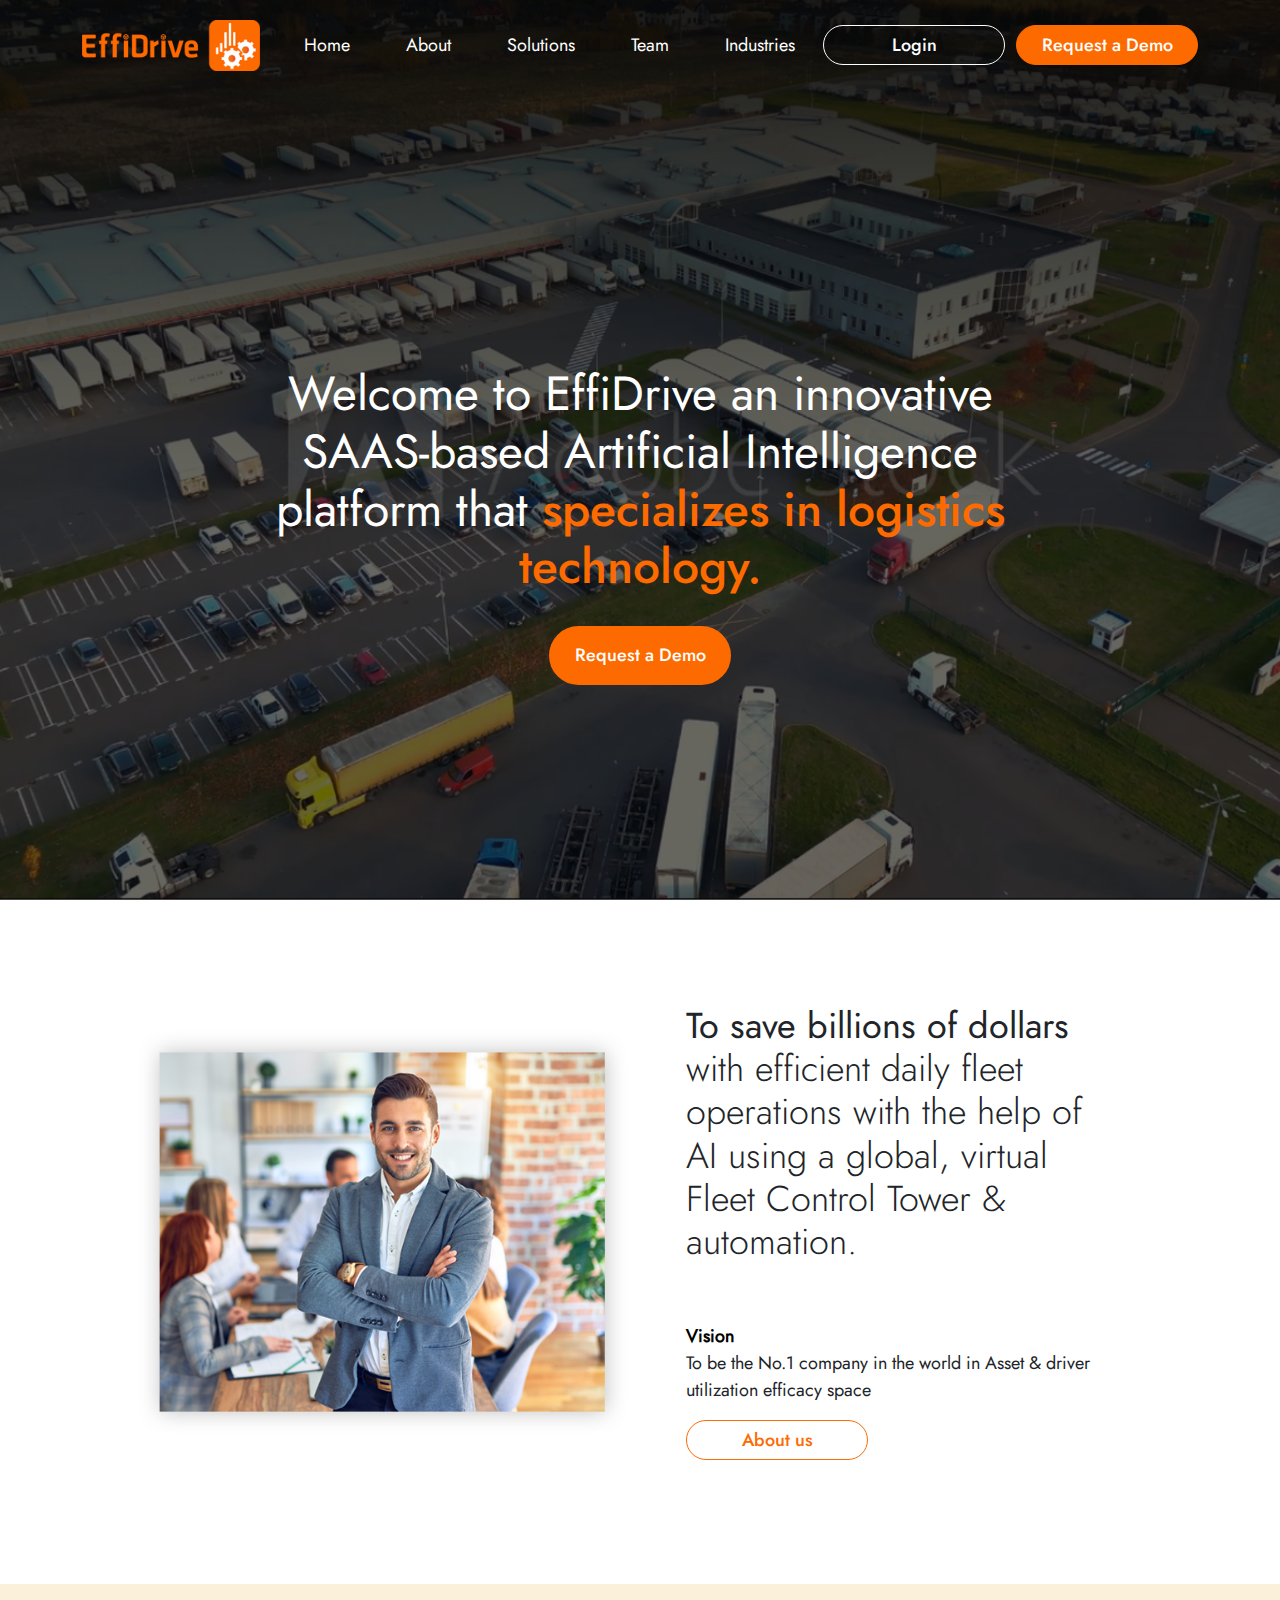
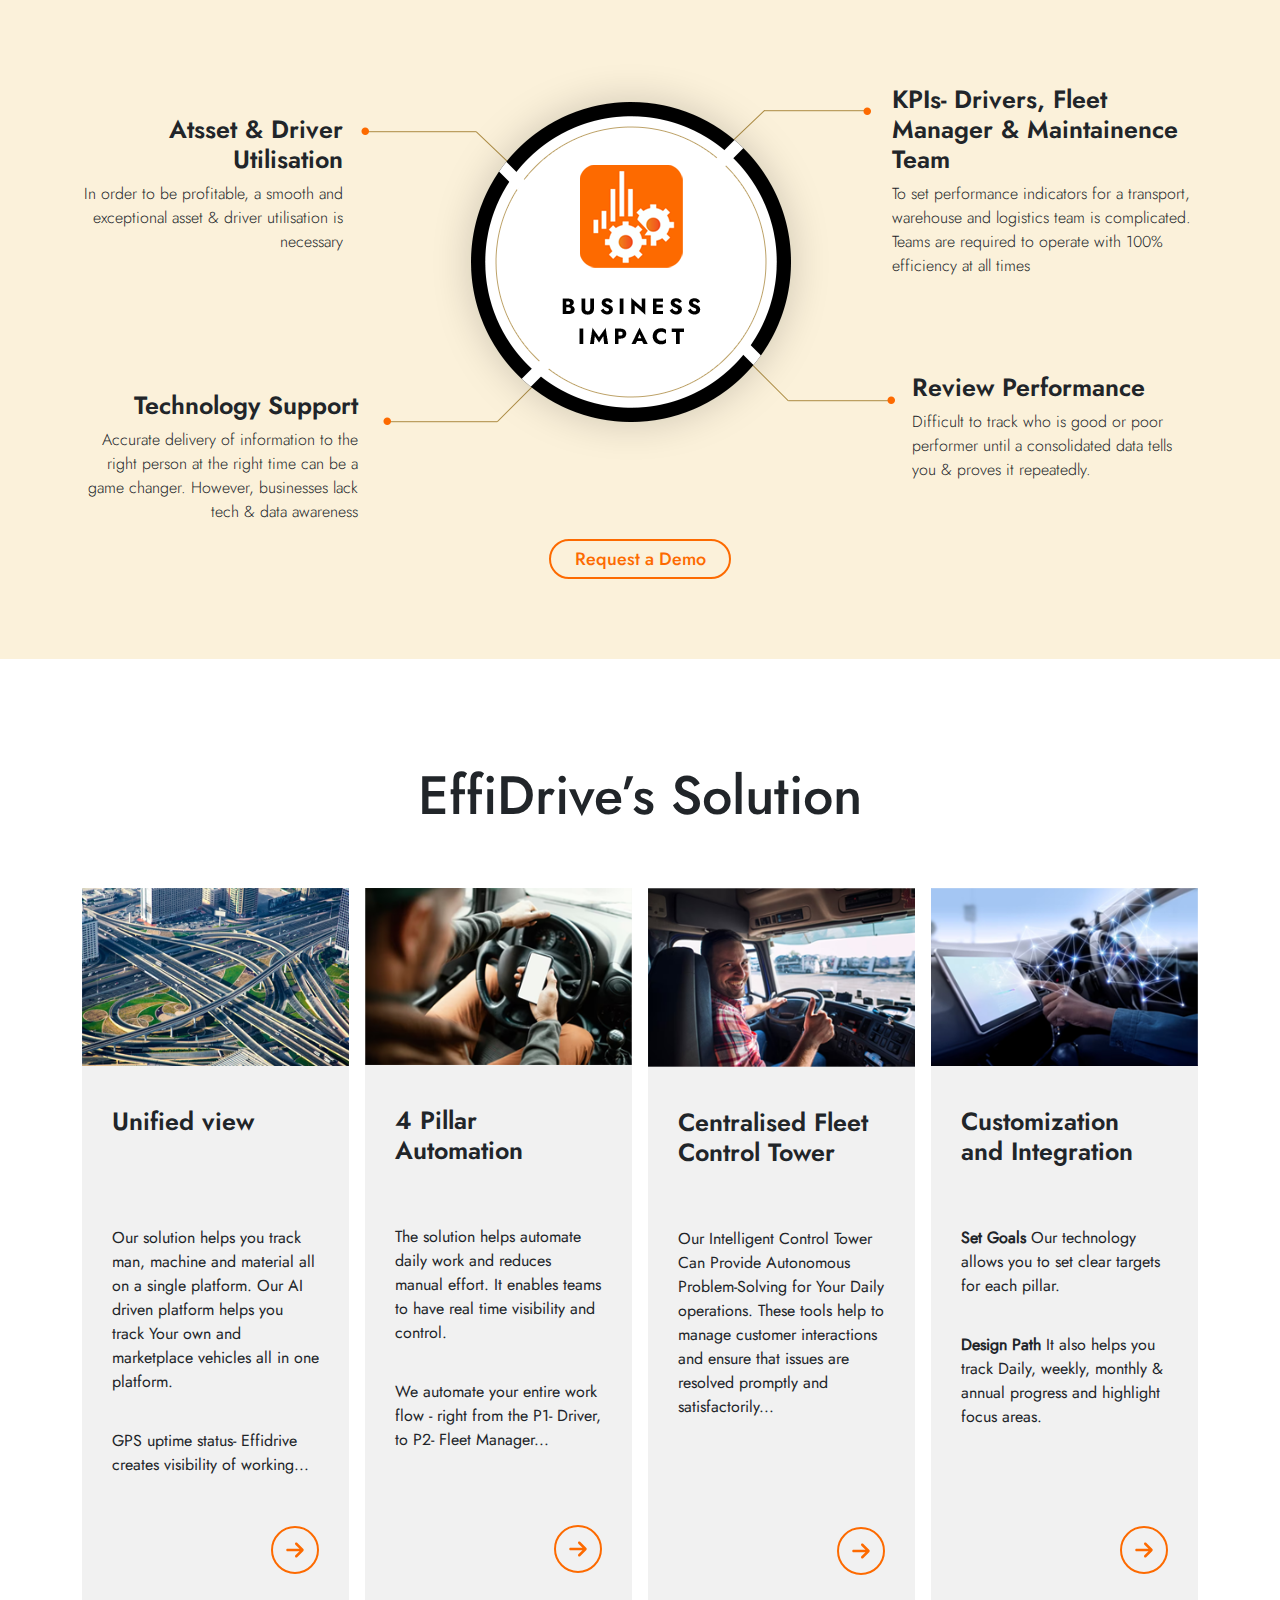
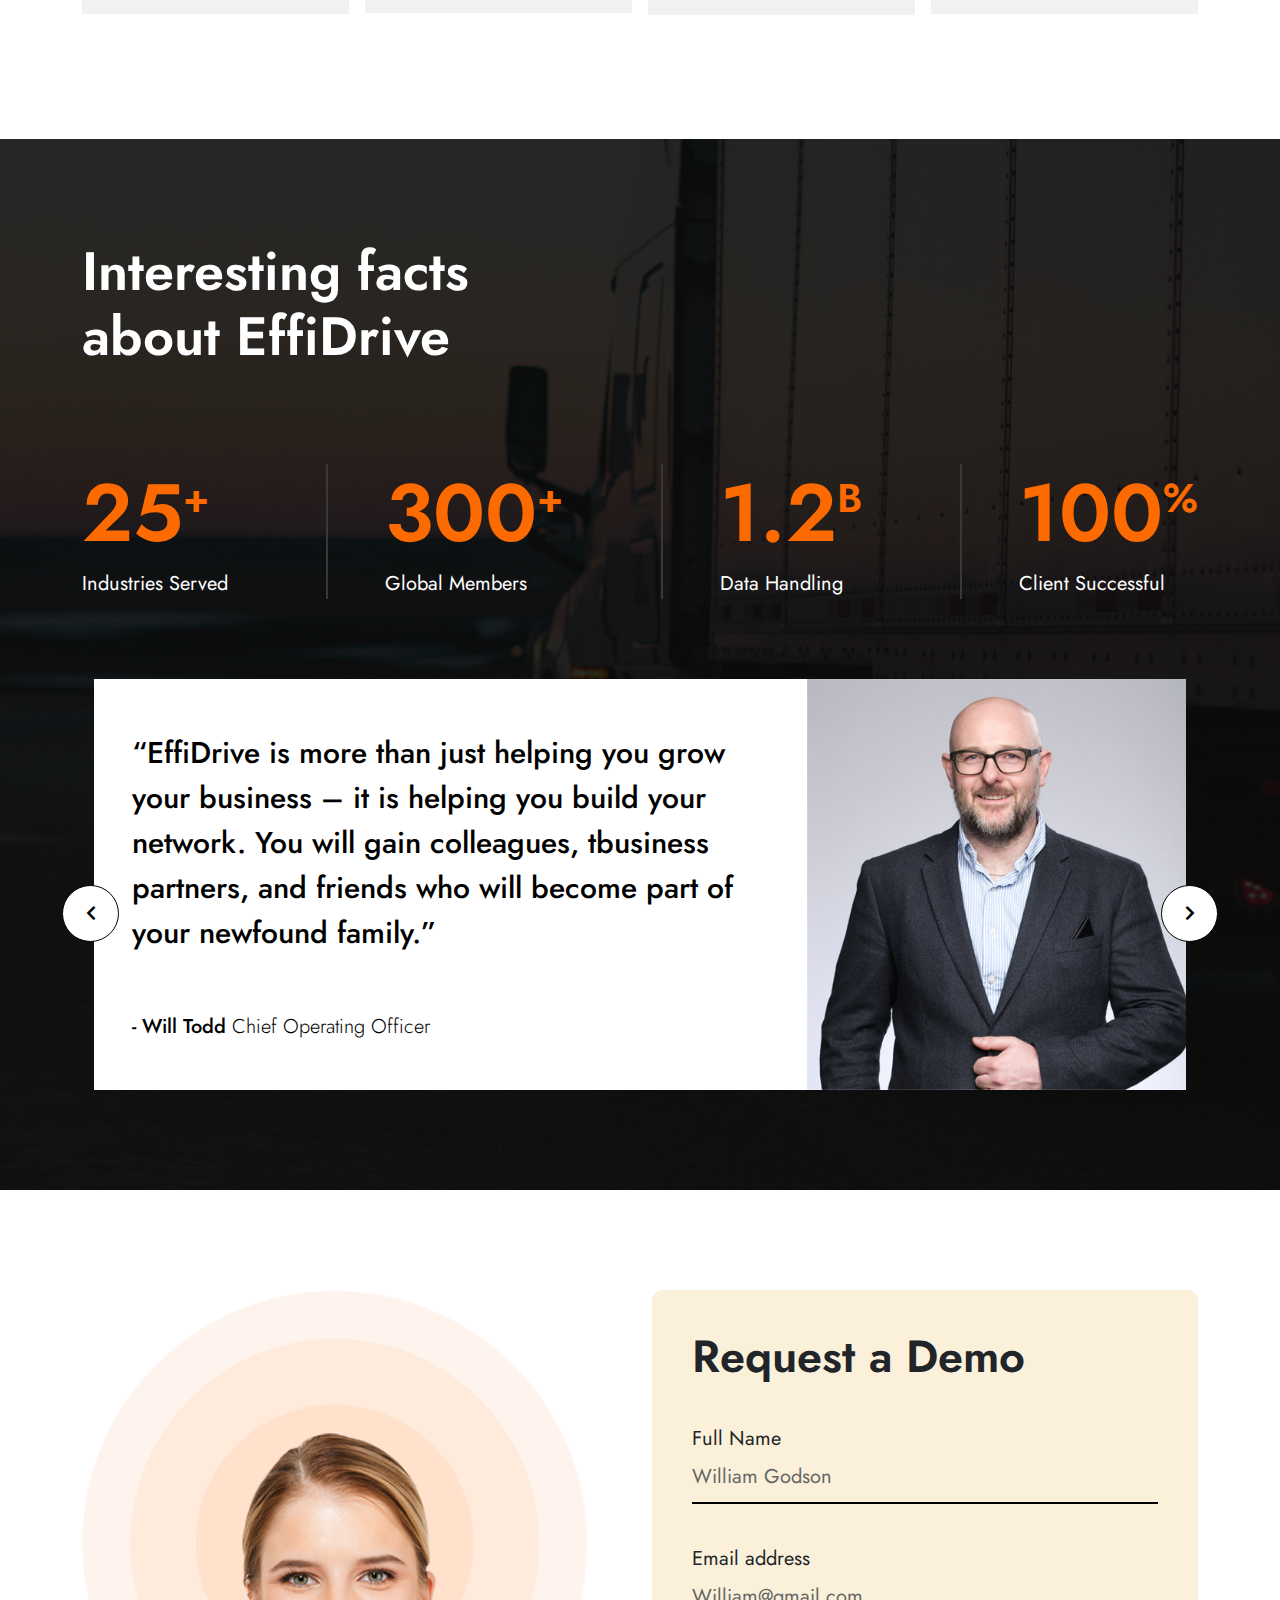
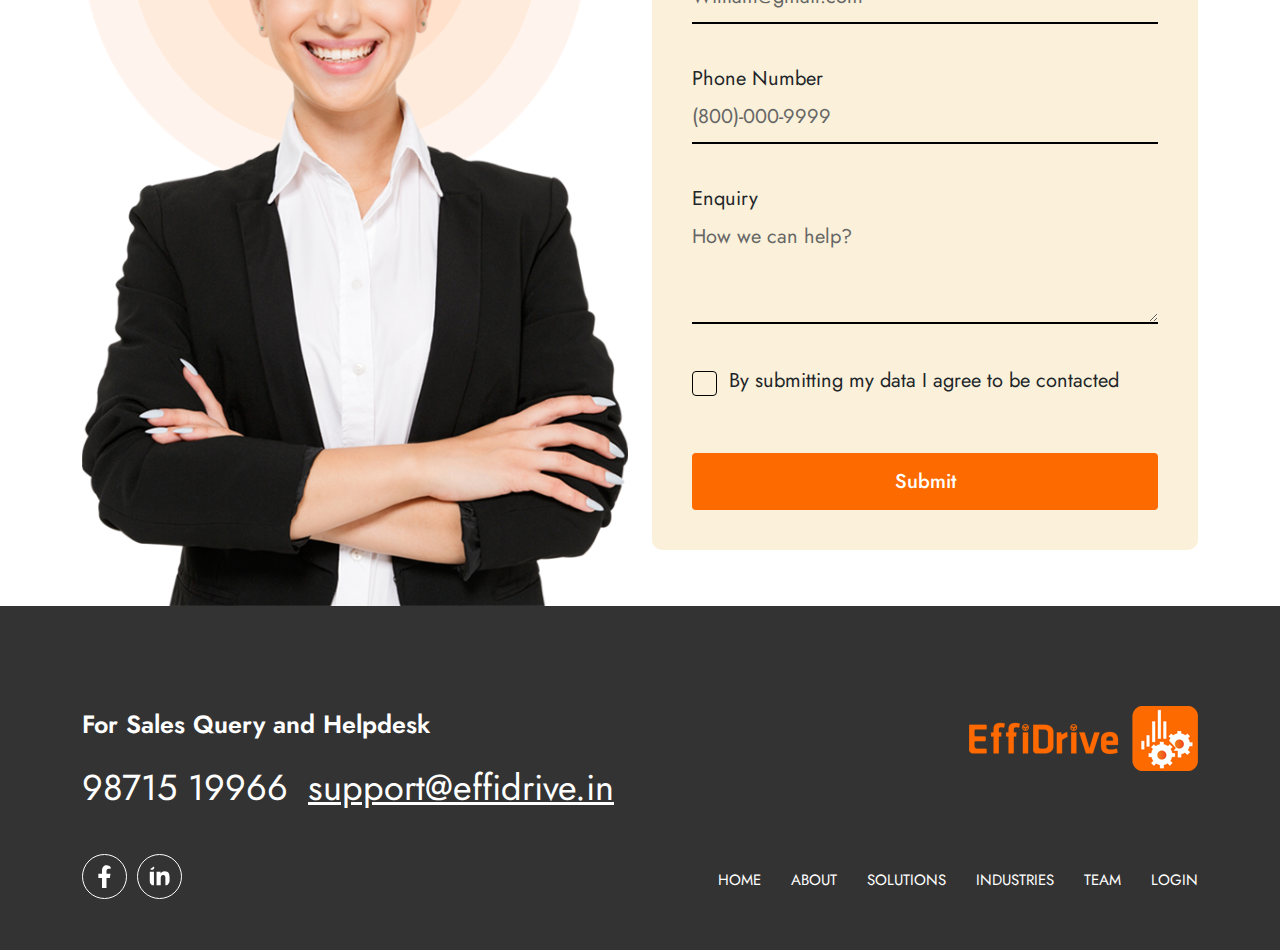
<file: index.html>
<!DOCTYPE html>
<html lang="en">
  <head>
    <meta charset="UTF-8" />
    <meta http-equiv="X-UA-Compatible" content="IE=edge" />
    <meta name="viewport" content="width=device-width, initial-scale=1.0" />
    <title>Home-page</title>
    <link rel="stylesheet" href="css/bootstrap.min.css" />
    <link rel="stylesheet" href="css/style.css" />
    <link
      rel="stylesheet"
      href="https://pro.fontawesome.com/releases/v5.13.0/css/all.css"
    />
  </head>
  <body>
    <!-- Header -->
    <nav class="navbar navbar-expand-lg header-wrap">
      <div class="container">
        <a class="navbar-brand" href="index.html"
          ><img src="img/logo.png" alt="logo" class="img-fluid"
        /></a>
        <button
          class="navbar-toggler"
          type="button"
          data-bs-toggle="collapse"
          data-bs-target="#navbarSupportedContent"
          aria-controls="navbarSupportedContent"
          aria-expanded="false"
          aria-label="Toggle navigation"
        >
          <img src="img/bars-solid.svg" alt="bars" class="img-fluid" />
        </button>
        <div
          class="collapse navbar-collapse justify-content-end"
          id="navbarSupportedContent"
        >
          <ul class="navbar-nav">
            <li class="nav-item">
              <a class="nav-link" aria-current="page" href="index.html">Home</a>
            </li>
            <li class="nav-item">
              <a class="nav-link" aria-current="page" href="about.html"
                >About</a
              >
            </li>
            <li class="nav-item">
              <a class="nav-link" aria-current="page" href="solutions.html"
                >Solutions</a
              >
            </li>
            <li class="nav-item">
              <a class="nav-link" aria-current="page" href="team.html">Team</a>
            </li>
            <li class="nav-item">
              <a class="nav-link" aria-current="page" href="#">Industries</a>
            </li>
          </ul>
          <button class="login-btn">Login</button>
          <button class="demo-btn">Request a Demo</button>
        </div>
      </div>
    </nav>
    <!-- banner-section -->
    <section class="banner-section bg-img">
      <div class="container">
        <div class="row justify-content-center">
          <div class="col-lg-8">
            <div class="banner-inner">
              <h2>
                Welcome to EffiDrive an innovative SAAS-based Artificial
                Intelligence platform that
                <span> specializes in logistics technology. </span>
              </h2>
              <button>Request a Demo</button>
            </div>
          </div>
        </div>
      </div>
    </section>
    <!-- virtual-section -->
    <section class="virtual-section section-gab">
      <div class="container">
        <div class="virtual-inner">
          <div class="row align-items-center">
            <div class="col-lg-6">
              <div class="virtual-img">
                <img
                  src="img/virtual-img.png"
                  alt="virtual-img"
                  class="img-fluid"
                />
              </div>
            </div>
            <div class="col-lg-6">
              <div class="virtual-dec">
                <h3>
                  <span>To save billions of dollars</span> with efficient daily
                  fleet operations with the help of AI using a global, virtual
                  Fleet Control Tower & automation.
                </h3>
                <p>
                  <strong> Vision</strong>
                  <br />
                  To be the No.1 company in the world in Asset & driver
                  utilization efficacy space
                </p>
                <button>About us</button>
              </div>
            </div>
          </div>
        </div>
      </div>
    </section>
    <!-- business-section -->
    <section class="business-section">
      <div class="container">
        <div class="business-inner">
          <div class="row">
            <div class="col-lg-4 col-md-6">
              <div class="left-bus-wrap">
                <div class="business-box business-left">
                  <h2>Atsset & Driver Utilisation</h2>
                  <p>
                    In order to be profitable, a smooth and exceptional asset &
                    driver utilisation is necessary
                  </p>
                </div>
                <div class="business-box business-left business-end">
                  <h2>Technology Support</h2>
                  <p>
                    Accurate delivery of information to the right person at the
                    right time can be a game changer. However, businesses lack
                    tech & data awareness
                  </p>
                </div>
              </div>
            </div>
            <div class="col-lg-4 business-remove">
              <div class="business-img">
                <img src="img/business.png" alt="business" class="img-fluid" />
              </div>
              <div class="business-btn">
                <button>Request a Demo</button>
              </div>
            </div>
            <div class="col-lg-4 col-md-6">
              <div class="right-bus-wrap">
                <div class="business-box business-right">
                  <h2>KPIs- Drivers, Fleet Manager & Maintainence Team</h2>
                  <p>
                    To set performance indicators for a transport, warehouse and
                    logistics team is complicated. Teams are required to operate
                    with 100% efficiency at all times
                  </p>
                </div>
                <div class="business-box business-right business-end-right">
                  <h2>Review Performance</h2>
                  <p>
                    Difficult to track who is good or poor performer until a
                    consolidated data tells you & proves it repeatedly.
                  </p>
                </div>
              </div>
            </div>
          </div>
        </div>
      </div>
    </section>
    <!-- solution-section -->
    <section class="solution-section section-gab">
      <div class="container">
        <div class="theme-title">
          <h1>EffiDrive’s Solution</h1>
        </div>
        <div class="solution-inner">
          <div class="row g-sm-3">
            <div class="col-lg-3 col-sm-6">
              <div class="solution-wrap-box">
                <div class="solution-wrap-img">
                  <img
                    src="img/solution1.png"
                    alt="solution1"
                    class="img-fluid"
                  />
                </div>
                <div class="solution-wrap-dec">
                  <h3>Unified view</h3>
                  <div class="solution-wrap-per">
                    <p>
                      Our solution helps you track man, machine and material all
                      on a single platform. Our AI driven platform helps you
                      track Your own and marketplace vehicles all in one
                      platform.
                    </p>
                    <p class="solution-sec">
                      GPS uptime status- Effidrive creates visibility of
                      working...
                    </p>
                  </div>
                  <div class="solution-arrow">
                    <img
                      src="img/arrow-right.svg"
                      alt="arrow-right"
                      class="img-fluid"
                    />
                  </div>
                </div>
              </div>
            </div>
            <div class="col-lg-3 col-sm-6">
              <div class="solution-wrap-box">
                <div class="solution-wrap-img">
                  <img
                    src="img/solution2.png"
                    alt="solution2.png"
                    class="img-fluid"
                  />
                </div>
                <div class="solution-wrap-dec">
                  <h3>4 Pillar Automation</h3>
                  <div class="solution-wrap-per">
                    <p>
                      The solution helps automate daily work and reduces manual
                      effort. It enables teams to have real time visibility and
                      control.
                    </p>
                    <p class="solution-sec">
                      We automate your entire work flow - right from the P1-
                      Driver, to P2- Fleet Manager...
                    </p>
                  </div>

                  <div class="solution-arrow">
                    <img
                      src="img/arrow-right.svg"
                      alt="arrow-right"
                      class="img-fluid"
                    />
                  </div>
                </div>
              </div>
            </div>
            <div class="col-lg-3 col-sm-6">
              <div class="solution-wrap-box">
                <div class="solution-wrap-img">
                  <img
                    src="img/solution3.png"
                    alt="solution3"
                    class="img-fluid"
                  />
                </div>
                <div class="solution-wrap-dec">
                  <h3>Centralised Fleet Control Tower</h3>
                  <div class="solution-wrap-per">
                    <p>
                      Our Intelligent Control Tower Can Provide Autonomous
                      Problem-Solving for Your Daily operations. These tools
                      help to manage customer interactions and ensure that
                      issues are resolved promptly and satisfactorily...
                    </p>
                  </div>

                  <div class="solution-arrow">
                    <img
                      src="img/arrow-right.svg"
                      alt="arrow-right"
                      class="img-fluid"
                    />
                  </div>
                </div>
              </div>
            </div>
            <div class="col-lg-3 col-sm-6">
              <div class="solution-wrap-box">
                <div class="solution-wrap-img">
                  <img
                    src="img/solution4.png"
                    alt="solution4"
                    class="img-fluid"
                  />
                </div>
                <div class="solution-wrap-dec">
                  <h3>Customization and Integration</h3>
                  <div class="solution-wrap-per">
                    <p>
                      <strong>Set Goals</strong> Our technology allows you to
                      set clear targets for each pillar.
                    </p>
                    <p class="solution-sec">
                      <strong>Design Path</strong> It also helps you track
                      Daily, weekly, monthly & annual progress and highlight
                      focus areas.
                    </p>
                  </div>
                  <div class="solution-arrow">
                    <img
                      src="img/arrow-right.svg"
                      alt="arrow-right"
                      class="img-fluid"
                    />
                  </div>
                </div>
              </div>
            </div>
          </div>
        </div>
      </div>
    </section>
    <!-- about-section -->
    <section class="about-section bg-img">
      <div class="container">
        <div class="about-title">
          <h1>Interesting facts about EffiDrive</h1>
        </div>
        <div class="counter">
          <div class="counter-inner">
            <div class="counter-count">
              <h3>25<span>+</span></h3>
              <p>Industries Served</p>
            </div>

            <div class="counter-count">
              <h3>300<span>+</span></h3>
              <p>Global Members</p>
            </div>

            <div class="counter-count">
              <h3>1.2<span>B</span></h3>
              <p>Data Handling</p>
            </div>

            <div class="counter-end">
              <h3>100<span>%</span></h3>
              <p>Client Successful</p>
            </div>
          </div>
        </div>

        <div class="client">
          <div class="container">
            <div class="row align-items-md-center">
              <div class="col-lg-12 col-md-12 col-sm-12">
                <div
                  id="carouselExampleCaptions"
                  class="carousel slide"
                  data-bs-ride="carousel"
                >
                  <!-- Wrapper for slides -->
                  <div class="carousel-inner">
                    <div class="carousel-item active">
                      <div class="row">
                        <div class="t-card">
                          <div class="card-dec">
                            <p>
                              “EffiDrive is more than just helping you grow your
                              business – it is helping you build your network.
                              You will gain colleagues, tbusiness partners, and
                              friends who will become part of your newfound
                              family.”
                            </p>
                            <h3>
                              <div class="profile-mobile">
                                <img
                                  src="img/testimonials1.png"
                                  alt="testimonials1"
                                  class="img-fluid"
                                />
                              </div>
                              <span>- Will Todd </span> Chief Operating Officer
                            </h3>
                          </div>
                          <div class="card-profile">
                            <img
                              src="img/testimonials1.png"
                              alt="testimonials1"
                              class="img-fluid"
                            />
                          </div>
                        </div>
                      </div>
                    </div>
                    <div class="carousel-item">
                      <div class="row">
                        <div class="t-card">
                          <div class="card-dec">
                            <p>
                              “EffiDrive is more than just helping you grow your
                              business – it is helping you build your network.
                              You will gain colleagues, tbusiness partners, and
                              friends who will become part of your newfound
                              family.”
                            </p>
                            <h3>
                              <div class="profile-mobile">
                                <img
                                  src="img/testimonials1.png"
                                  alt="testimonials1"
                                  class="img-fluid"
                                />
                              </div>
                              <span>- Will Todd </span> Chief Operating Officer
                            </h3>
                          </div>
                          <div class="card-profile">
                            <img
                              src="img/testimonials1.png"
                              alt="testimonials1"
                              class="img-fluid"
                            />
                          </div>
                        </div>
                      </div>
                    </div>
                    <div class="carousel-item">
                      <div class="row">
                        <div class="t-card">
                          <div class="card-dec">
                            <p>
                              “EffiDrive is more than just helping you grow your
                              business – it is helping you build your network.
                              You will gain colleagues, tbusiness partners, and
                              friends who will become part of your newfound
                              family.”
                            </p>
                            <h3>
                              <div class="profile-mobile">
                                <img
                                  src="img/testimonials1.png"
                                  alt="testimonials1"
                                  class="img-fluid"
                                />
                              </div>
                              <span>- Will Todd </span> Chief Operating Officer
                            </h3>
                          </div>
                          <div class="card-profile">
                            <img
                              src="img/testimonials1.png"
                              alt="testimonials1"
                              class="img-fluid"
                            />
                          </div>
                        </div>
                      </div>
                    </div>
                  </div>
                </div>
                <div class="controls push-right carousel-list-btn">
                  <a
                    class="left fa fa-chevron-left btn btn-outline-light slide-arrow-left"
                    href="#carouselExampleCaptions"
                    data-bs-slide="prev"
                  ></a>
                  <a
                    class="right fa fa-chevron-right btn btn-outline-light slide-arrow-right"
                    href="#carouselExampleCaptions"
                    data-bs-slide="next"
                  ></a>
                </div>
              </div>
            </div>
          </div>
        </div>
      </div>
    </section>
    <!-- contact-section -->
    <section class="contact-section">
      <div class="container">
        <div class="contact-inner">
          <div class="row">
            <div class="col-lg-6">
              <div class="contact-wrap-img">
                <img src="img/contact.png" alt="contact" class="img-fluid" />
              </div>
            </div>
            <div class="col-lg-6">
              <div class="contact-dec-main">
                <h3>Request a Demo</h3>
                <form>
                  <div class="contact-list">
                    <label for="fullname" class="form-label">Full Name</label>
                    <input
                      type="text"
                      class="form-control"
                      id="fullname"
                      placeholder="William Godson"
                    />
                  </div>
                  <div class="contact-list">
                    <label for="exampleInputEmail1" class="form-label"
                      >Email address</label
                    >
                    <input
                      type="email"
                      class="form-control"
                      id="exampleInputEmail1"
                      aria-describedby="emailHelp"
                      placeholder="William@gmail.com"
                    />
                  </div>
                  <div class="contact-list">
                    <label for="phonenumber" class="form-label"
                      >Phone Number</label
                    >
                    <input
                      type="number"
                      class="form-control"
                      id="phonenumber"
                      placeholder="(800)-000-9999"
                    />
                  </div>
                  <div class="contact-list">
                    <label for="Enquiry" class="form-label">Enquiry</label>
                    <textarea
                      name=""
                      id=""
                      cols="100"
                      rows="3"
                      placeholder="How we can help?"
                    ></textarea>
                  </div>
                  <div class="form-check check-box">
                    <input
                      type="checkbox"
                      class="form-check-input"
                      id="exampleCheck1"
                    />
                    <label class="form-check-label" for="exampleCheck1"
                      >By submitting my data I agree to be contacted</label
                    >
                  </div>
                  <button type="submit" class="btn btn-primary">Submit</button>
                </form>
              </div>
            </div>
          </div>
        </div>
      </div>
    </section>
    <!-- footer-section -->
    <section class="footer-section">
      <div class="container">
        <div class="row">
          <div class="col-lg-6">
            <p>For Sales Query and Helpdesk</p>
            <div class="text-contact">
              <a href="tel:8715 19966" class="phone-wrap">98715 19966 </a>
              <a href="mailto: support@effidrive.in"> support@effidrive.in</a>
            </div>
            <ul class="social-media">
              <li>
                <img
                  src="img/facebook-f.svg"
                  alt="facebook-f"
                  class="img-fluid"
                />
              </li>
              <li>
                <img
                  src="img/linkedin-in.svg"
                  alt="linkedin-in"
                  class="img-fluid"
                />
              </li>
            </ul>
          </div>
          <div class="col-lg-6">
            <div class="logo-footer">
              <a href="#">
                <img src="img/logo.png" alt="logo" class="img-fluid" />
              </a>
            </div>
            <div class="menu-footer justify-content-end">
              <ul class="navbar-nav">
                <li class="nav-item">
                  <a class="nav-link" aria-current="page" href="index.html"
                    >Home</a
                  >
                </li>
                <li class="nav-item">
                  <a class="nav-link" aria-current="page" href="about.html"
                    >About</a
                  >
                </li>
                <li class="nav-item">
                  <a class="nav-link" aria-current="page" href="solutions.html"
                    >Solutions</a
                  >
                </li>
                <li class="nav-item">
                  <a class="nav-link" aria-current="page" href="#"
                    >Industries</a
                  >
                </li>
                <li class="nav-item">
                  <a class="nav-link" aria-current="page" href="team.html"
                    >Team</a
                  >
                </li>
                <li class="nav-item">
                  <a class="nav-link" aria-current="page" href="#">Login</a>
                </li>
              </ul>
            </div>
          </div>
        </div>
      </div>
    </section>
    <!-- script -->
    <script src="js/bootstrap.bundle.min.js"></script>
  </body>
</html>
</file>
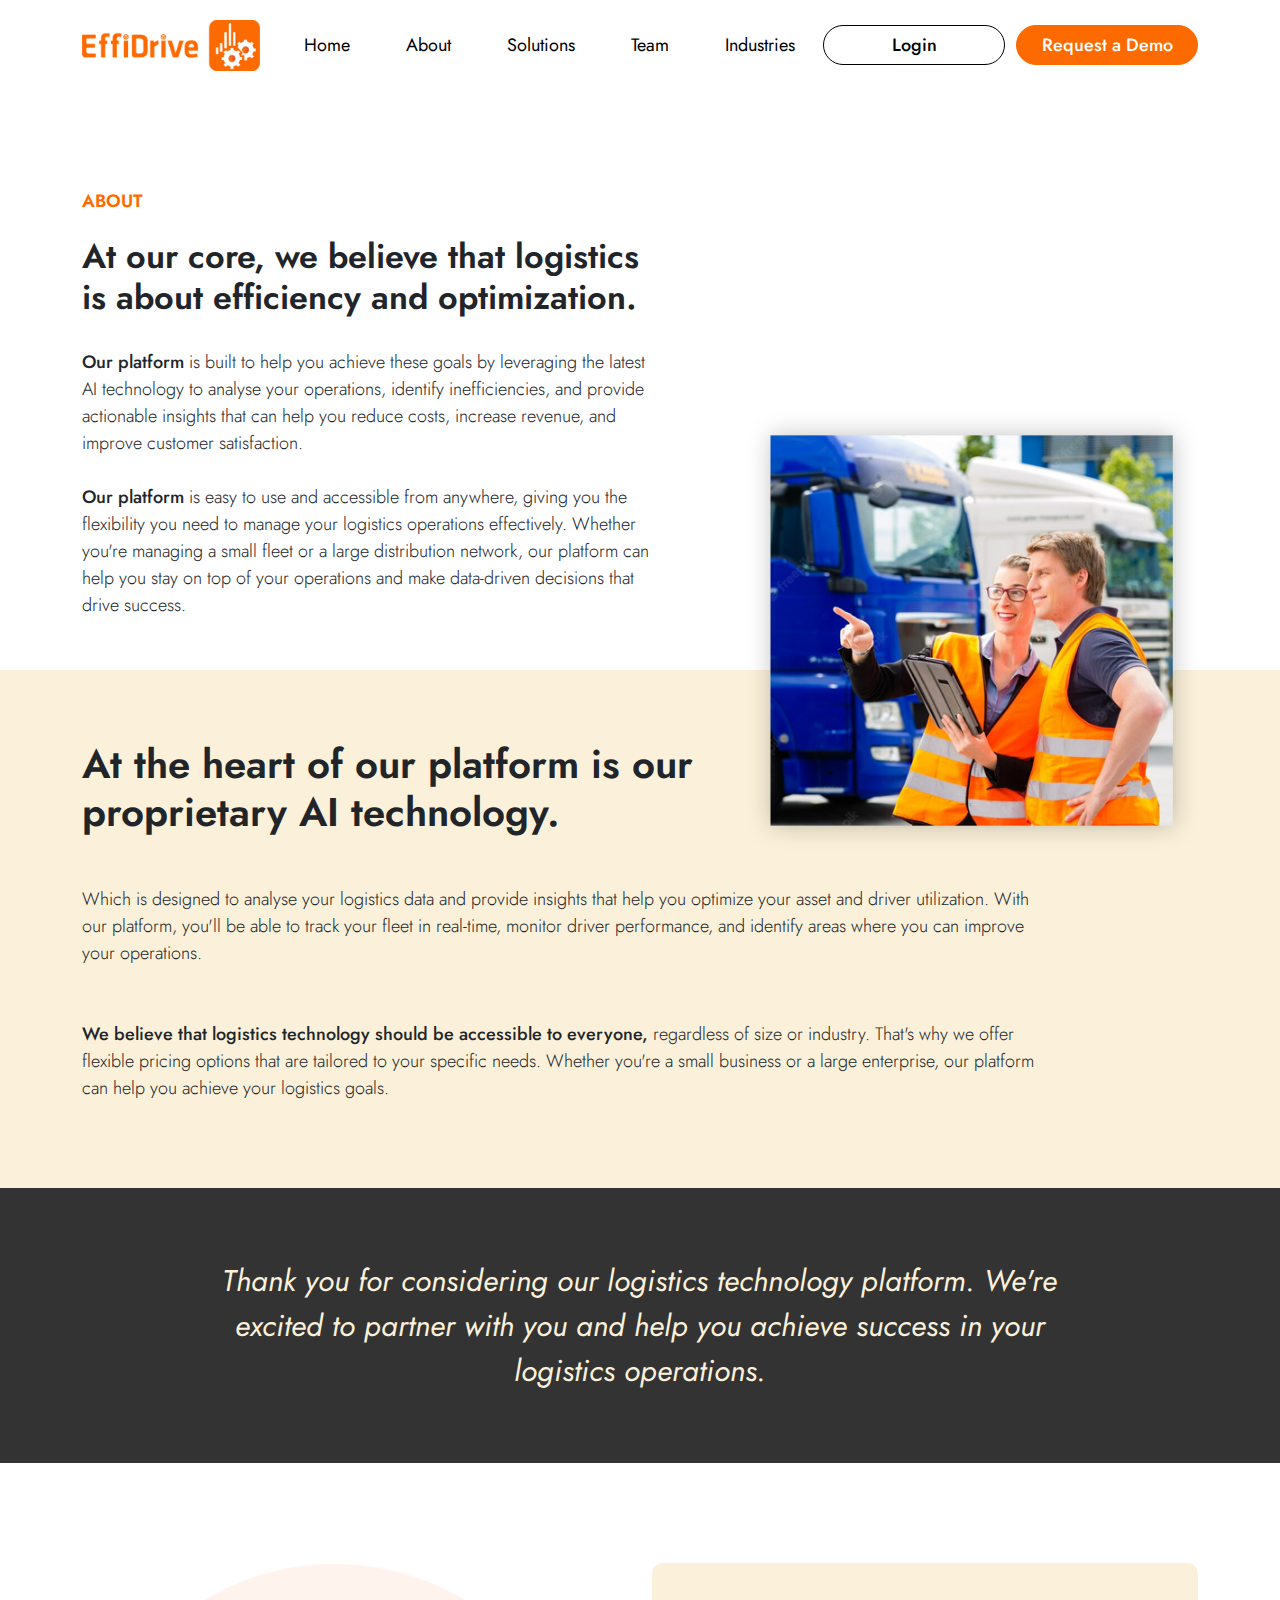
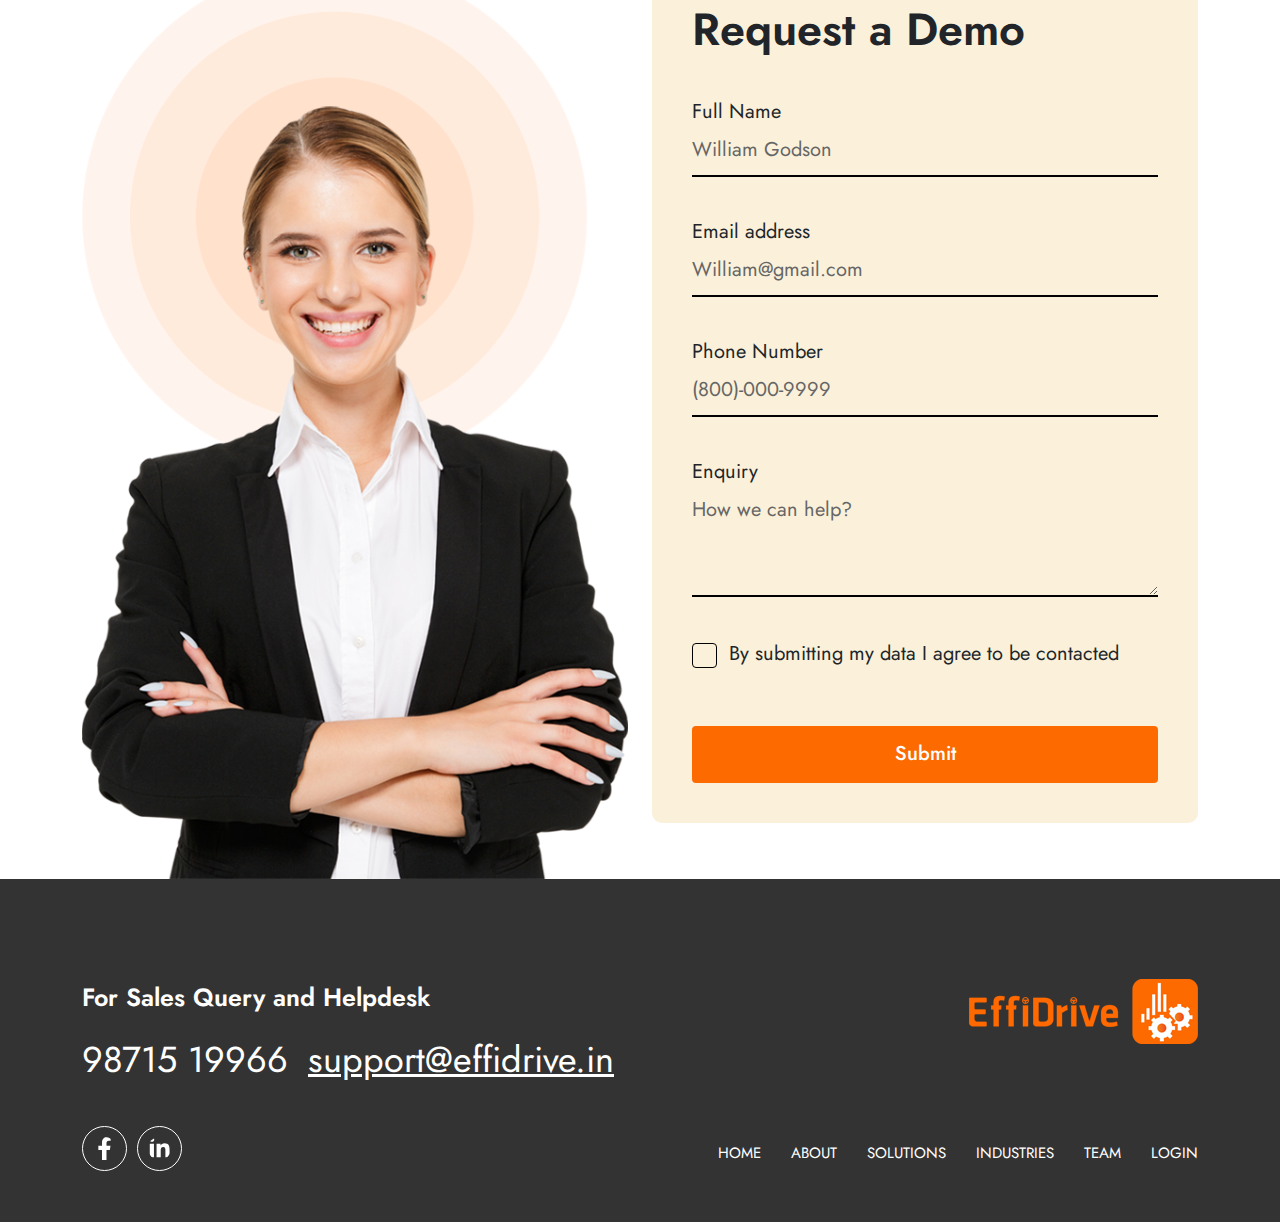
<file: about.html>
<!DOCTYPE html>
<html lang="en">
  <head>
    <meta charset="UTF-8" />
    <meta http-equiv="X-UA-Compatible" content="IE=edge" />
    <meta name="viewport" content="width=device-width, initial-scale=1.0" />
    <title>About-page</title>
    <link rel="stylesheet" href="css/bootstrap.min.css" />
    <link rel="stylesheet" href="css/style.css" />
    <link
      rel="stylesheet"
      href="https://pro.fontawesome.com/releases/v5.13.0/css/all.css"
    />
  </head>
  <body>
    <!-- Header -->
    <nav class="navbar navbar-expand-lg header-wrap second-head">
      <div class="container">
        <a class="navbar-brand" href="index.html"
          ><img src="img/logo.png" alt="logo" class="img-fluid"
        /></a>
        <button
          class="navbar-toggler"
          type="button"
          data-bs-toggle="collapse"
          data-bs-target="#navbarSupportedContent"
          aria-controls="navbarSupportedContent"
          aria-expanded="false"
          aria-label="Toggle navigation"
        >
          <img src="img/bars-solid-black.svg" alt="bars" class="img-fluid" />
        </button>
        <div
          class="collapse navbar-collapse justify-content-end"
          id="navbarSupportedContent"
        >
          <ul class="navbar-nav">
            <li class="nav-item">
              <a class="nav-link" aria-current="page" href="index.html">Home</a>
            </li>
            <li class="nav-item">
              <a class="nav-link" aria-current="page" href="about.html"
                >About</a
              >
            </li>
            <li class="nav-item">
              <a class="nav-link" aria-current="page" href="solutions.html"
                >Solutions</a
              >
            </li>
            <li class="nav-item">
              <a class="nav-link" aria-current="page" href="team.html">Team</a>
            </li>
            <li class="nav-item">
              <a class="nav-link" aria-current="page" href="#">Industries</a>
            </li>
          </ul>
          <button class="login-btn">Login</button>
          <button class="demo-btn">Request a Demo</button>
        </div>
      </div>
    </nav>
    <!-- about-page-banner -->
    <section class="about-page-banner">
      <div class="container">
        <div class="row">
          <div class="col-lg-7">
            <div class="about-page-banner-dec">
              <h4>about</h4>
              <h2>
                At our core, we believe that logistics is about efficiency and
                optimization.
              </h2>
              <p>
                <span>Our platform</span> is built to help you achieve these
                goals by leveraging the latest AI technology to analyse your
                operations, identify inefficiencies, and provide actionable
                insights that can help you reduce costs, increase revenue, and
                improve customer satisfaction.
                <br />
                <br />
                <span>Our platform</span> is easy to use and accessible from
                anywhere, giving you the flexibility you need to manage your
                logistics operations effectively. Whether you're managing a
                small fleet or a large distribution network, our platform can
                help you stay on top of your operations and make data-driven
                decisions that drive success.
              </p>
            </div>
          </div>
          <div class="col-lg-5">
            <div class="about-page-banner-img">
              <img
                src="img/about-page-banner.png"
                alt="about-page-banner"
                class="img-fluid"
              />
            </div>
          </div>
        </div>
      </div>
    </section>
    <!-- platform-section -->
    <section class="platform-section">
      <div class="container">
        <div class="platform-inner">
          <h2>
            At the heart of our platform is our proprietary AI technology.
          </h2>
          <p>
            Which is designed to analyse your logistics data and provide
            insights that help you optimize your asset and driver utilization.
            With our platform, you'll be able to track your fleet in real-time,
            monitor driver performance, and identify areas where you can improve
            your operations.
            <br /><br /><br />
            <span
              >We believe that logistics technology should be accessible to
              everyone,</span
            >
            regardless of size or industry. That's why we offer flexible pricing
            options that are tailored to your specific needs. Whether you're a
            small business or a large enterprise, our platform can help you
            achieve your logistics goals.
          </p>
        </div>
      </div>
    </section>
    <!-- logistics-section -->
    <section class="logistics-section">
      <div class="container">
        <div class="logistics-inner">
          <p>
            Thank you for considering our logistics technology platform. We're
            excited to partner with you and help you achieve success in your
            logistics operations.
          </p>
        </div>
      </div>
    </section>
    <!-- contact-section -->
    <section class="contact-section">
      <div class="container">
        <div class="contact-inner">
          <div class="row">
            <div class="col-lg-6">
              <div class="contact-wrap-img">
                <img src="img/contact.png" alt="contact" class="img-fluid" />
              </div>
            </div>
            <div class="col-lg-6">
              <div class="contact-dec-main">
                <h3>Request a Demo</h3>
                <form>
                  <div class="contact-list">
                    <label for="fullname" class="form-label">Full Name</label>
                    <input
                      type="text"
                      class="form-control"
                      id="fullname"
                      placeholder="William Godson"
                    />
                  </div>
                  <div class="contact-list">
                    <label for="exampleInputEmail1" class="form-label"
                      >Email address</label
                    >
                    <input
                      type="email"
                      class="form-control"
                      id="exampleInputEmail1"
                      aria-describedby="emailHelp"
                      placeholder="William@gmail.com"
                    />
                  </div>
                  <div class="contact-list">
                    <label for="phonenumber" class="form-label"
                      >Phone Number</label
                    >
                    <input
                      type="number"
                      class="form-control"
                      id="phonenumber"
                      placeholder="(800)-000-9999"
                    />
                  </div>
                  <div class="contact-list">
                    <label for="Enquiry" class="form-label">Enquiry</label>
                    <textarea
                      name=""
                      id=""
                      cols="100"
                      rows="3"
                      placeholder="How we can help?"
                    ></textarea>
                  </div>
                  <div class="form-check check-box">
                    <input
                      type="checkbox"
                      class="form-check-input"
                      id="exampleCheck1"
                    />
                    <label class="form-check-label" for="exampleCheck1"
                      >By submitting my data I agree to be contacted</label
                    >
                  </div>
                  <button type="submit" class="btn btn-primary">Submit</button>
                </form>
              </div>
            </div>
          </div>
        </div>
      </div>
    </section>
    <!-- footer-section -->
    <section class="footer-section">
      <div class="container">
        <div class="row">
          <div class="col-lg-6">
            <p>For Sales Query and Helpdesk</p>
            <div class="text-contact">
              <a href="tel:8715 19966" class="phone-wrap">98715 19966 </a>
              <a href="mailto: support@effidrive.in"> support@effidrive.in</a>
            </div>
            <ul class="social-media">
              <li>
                <img
                  src="img/facebook-f.svg"
                  alt="facebook-f"
                  class="img-fluid"
                />
              </li>
              <li>
                <img
                  src="img/linkedin-in.svg"
                  alt="linkedin-in"
                  class="img-fluid"
                />
              </li>
            </ul>
          </div>
          <div class="col-lg-6">
            <div class="logo-footer">
              <a href="#">
                <img src="img/logo.png" alt="logo" class="img-fluid" />
              </a>
            </div>
            <div class="menu-footer justify-content-end">
              <ul class="navbar-nav">
                <li class="nav-item">
                  <a class="nav-link" aria-current="page" href="index.html"
                    >Home</a
                  >
                </li>
                <li class="nav-item">
                  <a class="nav-link" aria-current="page" href="about.html"
                    >About</a
                  >
                </li>
                <li class="nav-item">
                  <a class="nav-link" aria-current="page" href="solutions.html"
                    >Solutions</a
                  >
                </li>
                <li class="nav-item">
                  <a class="nav-link" aria-current="page" href="#"
                    >Industries</a
                  >
                </li>
                <li class="nav-item">
                  <a class="nav-link" aria-current="page" href="team.html"
                    >Team</a
                  >
                </li>
                <li class="nav-item">
                  <a class="nav-link" aria-current="page" href="#">Login</a>
                </li>
              </ul>
            </div>
          </div>
        </div>
      </div>
    </section>
    <!-- script -->
    <script src="js/bootstrap.bundle.min.js"></script>
  </body>
</html>
</file>
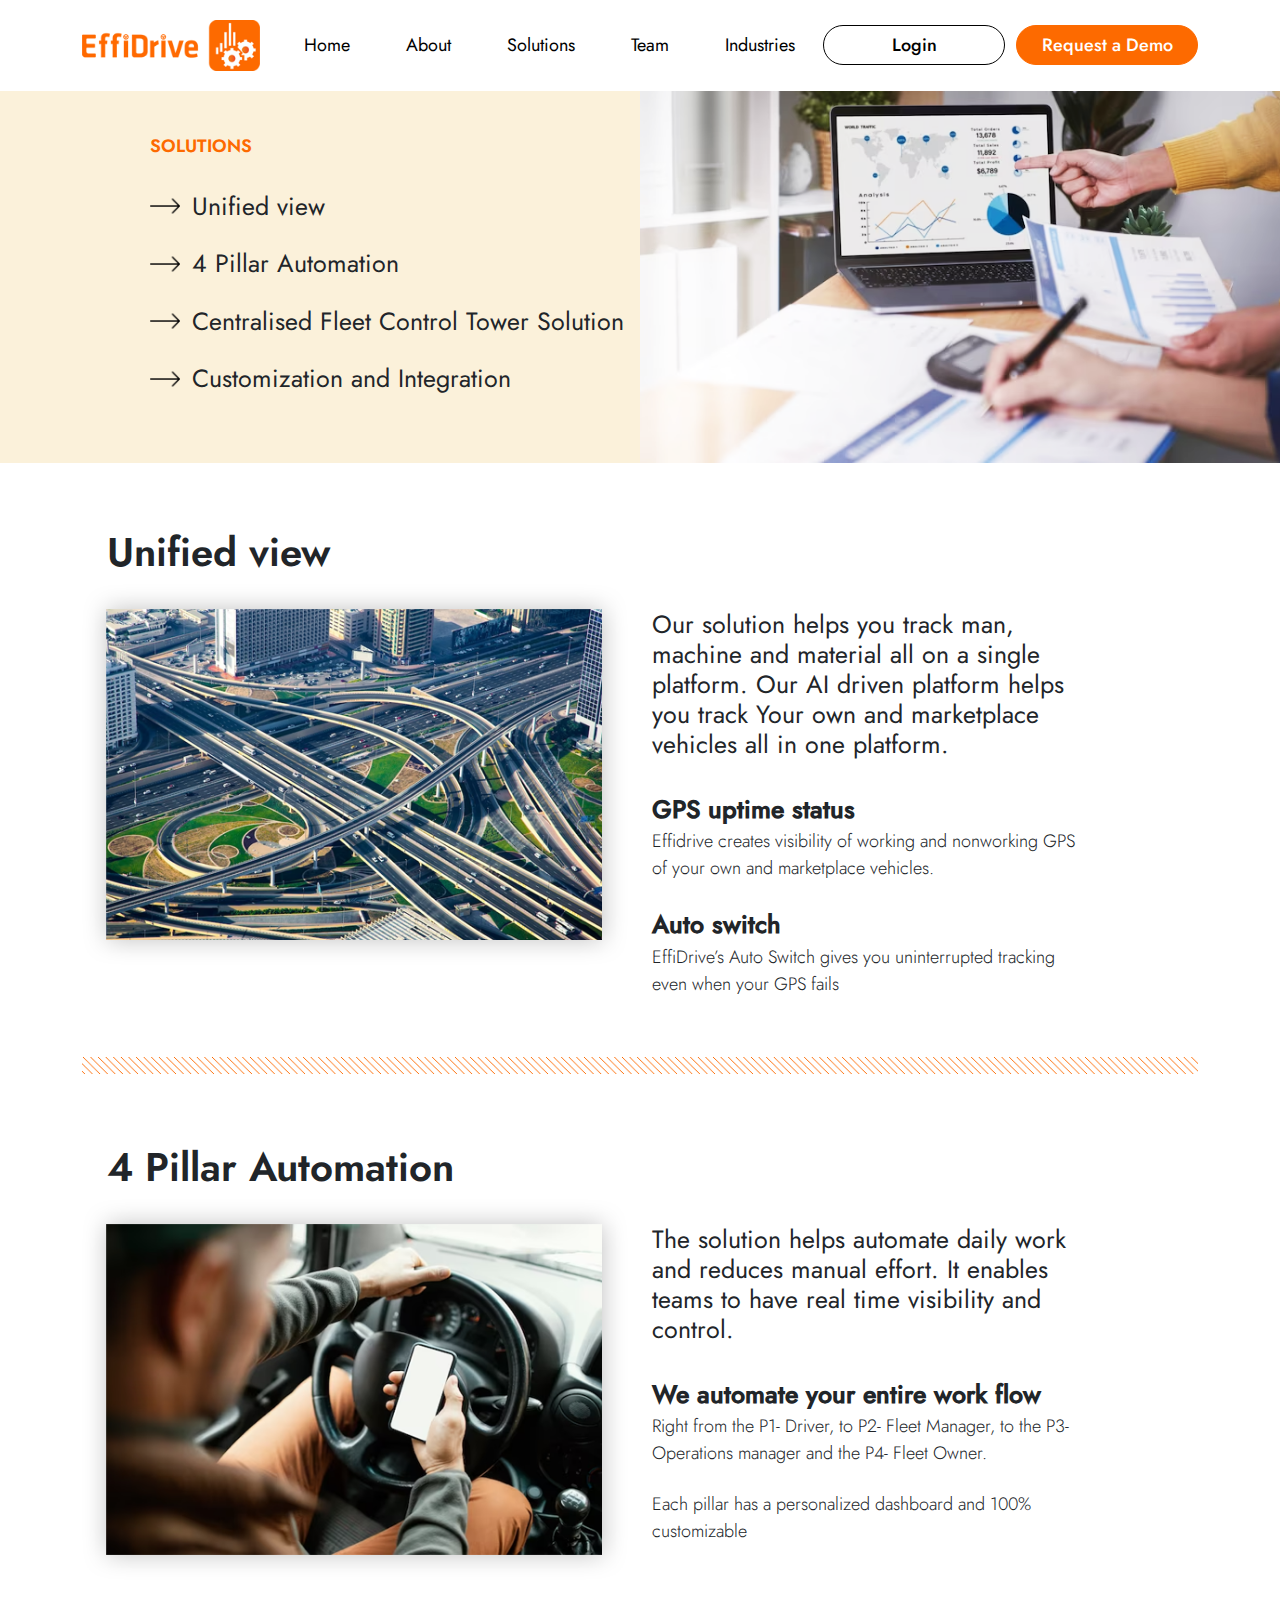
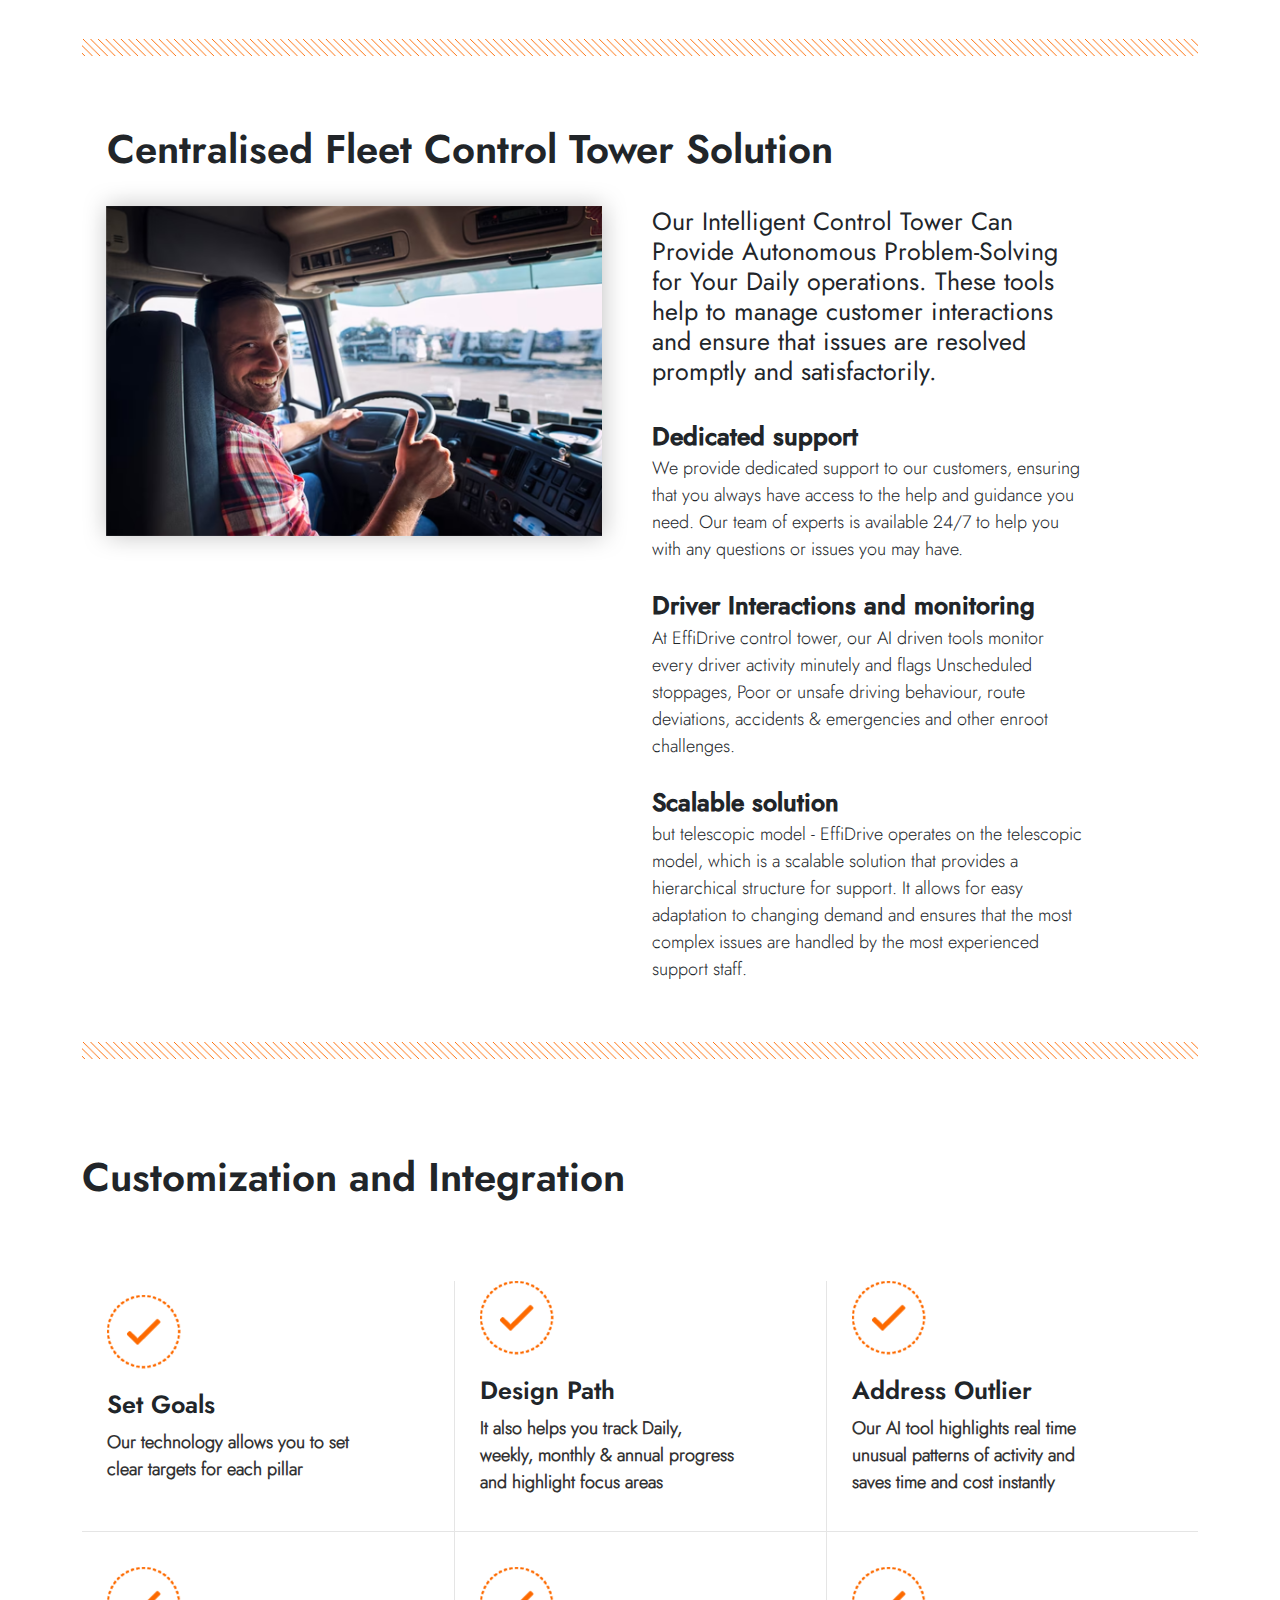
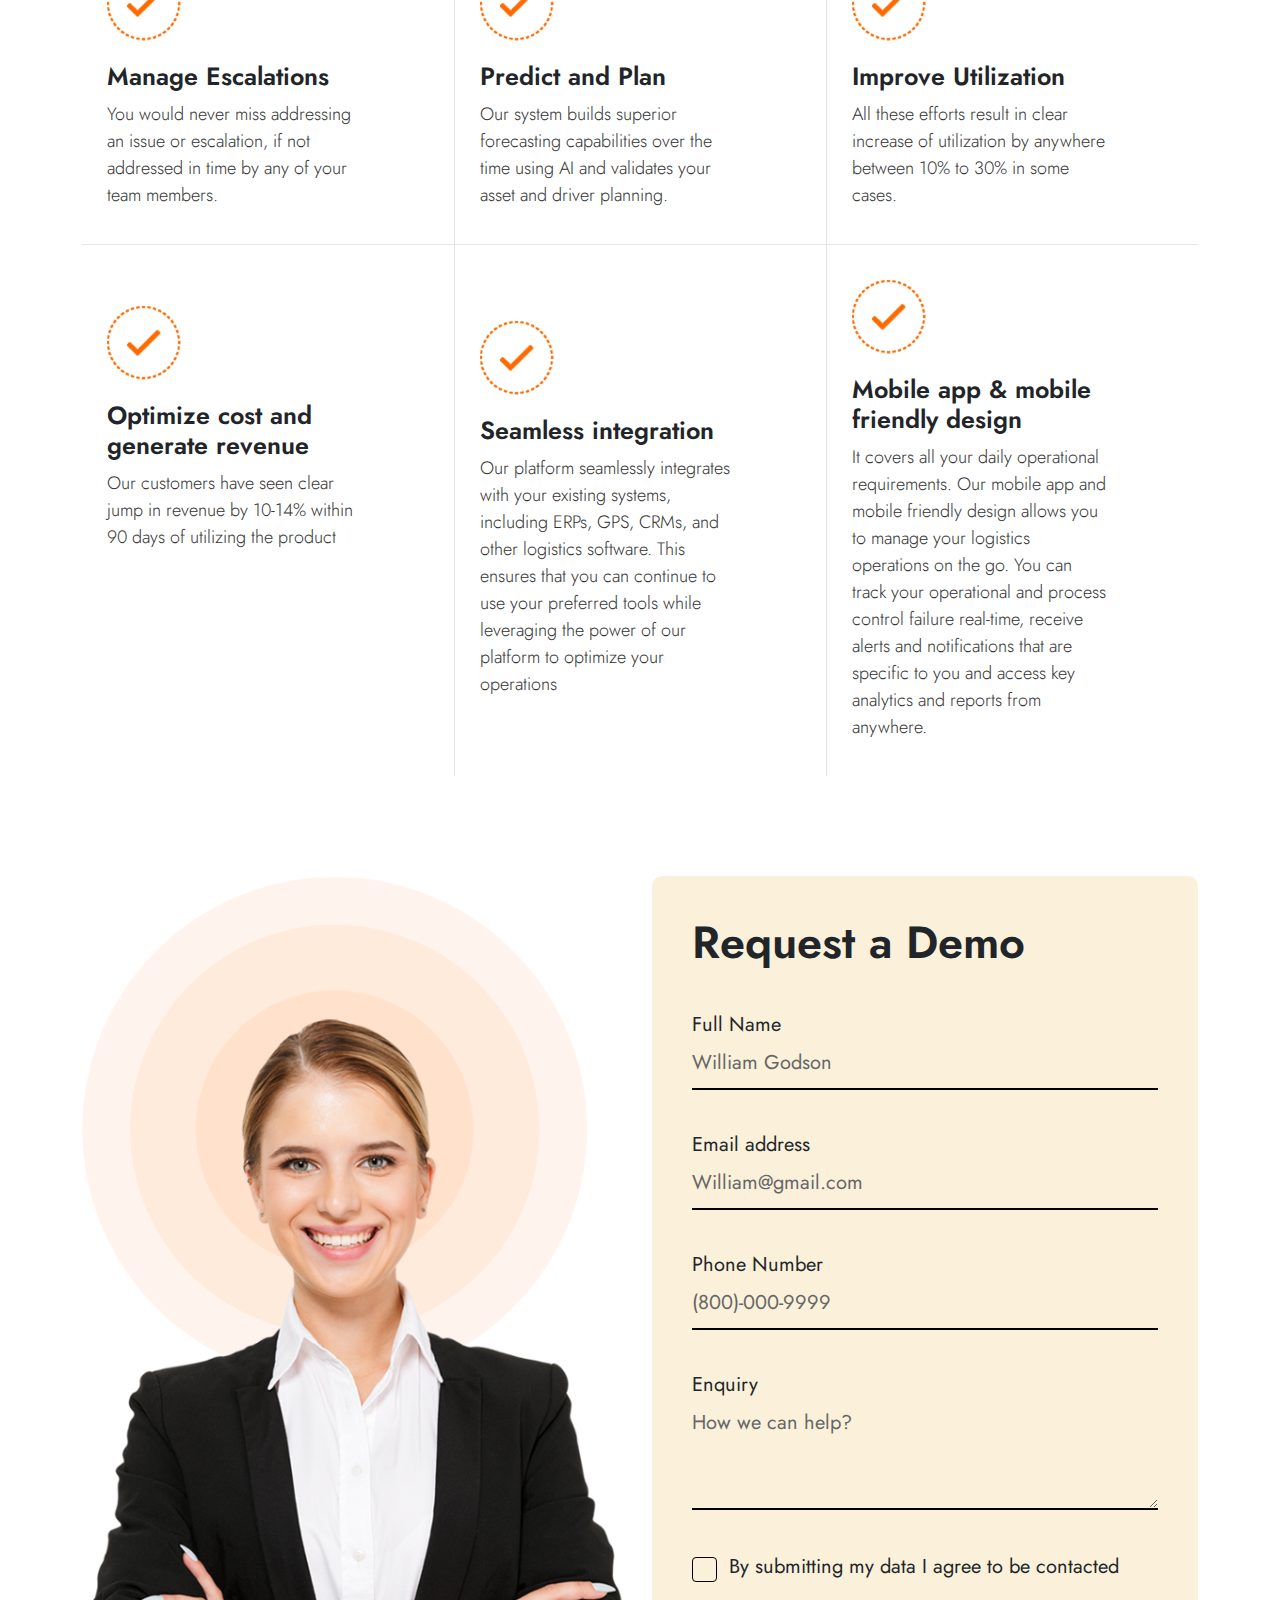
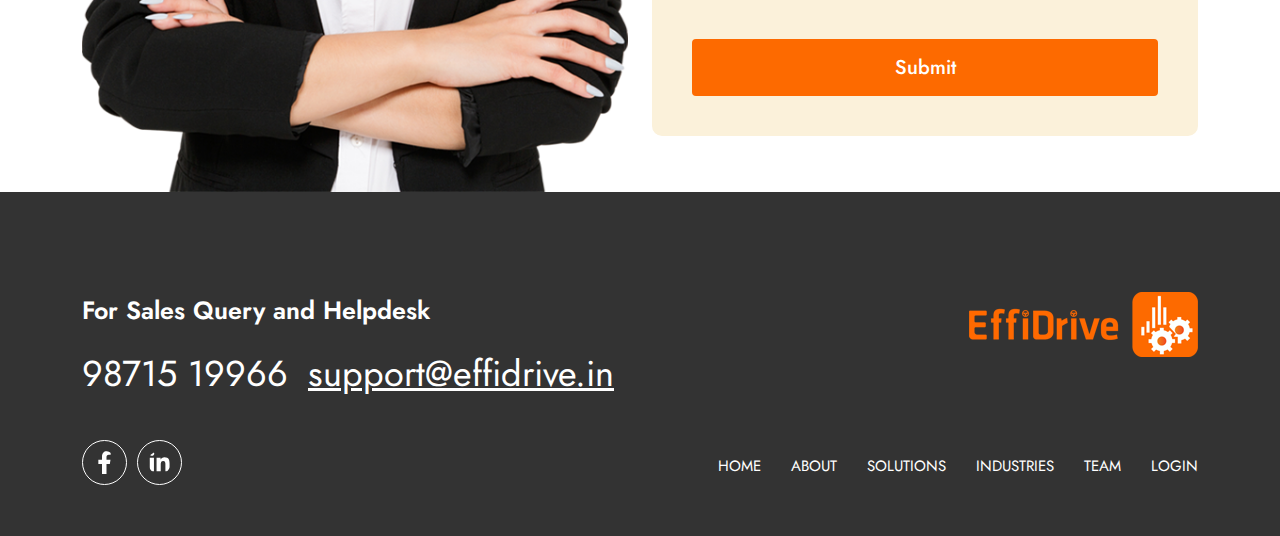
<file: solutions.html>
<!DOCTYPE html>
<html lang="en">
  <head>
    <meta charset="UTF-8" />
    <meta http-equiv="X-UA-Compatible" content="IE=edge" />
    <meta name="viewport" content="width=device-width, initial-scale=1.0" />
    <title>Solutions-page</title>
    <link rel="stylesheet" href="css/bootstrap.min.css" />
    <link rel="stylesheet" href="css/style.css" />
    <link
      rel="stylesheet"
      href="https://pro.fontawesome.com/releases/v5.13.0/css/all.css"
    />
  </head>
  <body>
    <!-- Header -->
    <nav class="navbar navbar-expand-lg header-wrap second-head">
      <div class="container">
        <a class="navbar-brand" href="index.html"
          ><img src="img/logo.png" alt="logo" class="img-fluid"
        /></a>
        <button
          class="navbar-toggler"
          type="button"
          data-bs-toggle="collapse"
          data-bs-target="#navbarSupportedContent"
          aria-controls="navbarSupportedContent"
          aria-expanded="false"
          aria-label="Toggle navigation"
        >
          <img src="img/bars-solid-black.svg" alt="bars" class="img-fluid" />
        </button>
        <div
          class="collapse navbar-collapse justify-content-end"
          id="navbarSupportedContent"
        >
          <ul class="navbar-nav">
            <li class="nav-item">
              <a class="nav-link" aria-current="page" href="index.html">Home</a>
            </li>
            <li class="nav-item">
              <a class="nav-link" aria-current="page" href="about.html"
                >About</a
              >
            </li>
            <li class="nav-item">
              <a class="nav-link" aria-current="page" href="solutions.html"
                >Solutions</a
              >
            </li>
            <li class="nav-item">
              <a class="nav-link" aria-current="page" href="team.html">Team</a>
            </li>
            <li class="nav-item">
              <a class="nav-link" aria-current="page" href="#">Industries</a>
            </li>
          </ul>
          <button class="login-btn">Login</button>
          <button class="demo-btn">Request a Demo</button>
        </div>
      </div>
    </nav>
    <!-- solutions-banner-sec -->
    <section class="solutions-banner-sec">
      <div class="solutions-banner-inner">
        <div class="solutions-banner-dec">
          <h4>solutions</h4>
          <ul>
            <li><img src="img/solutions-arrow.png" alt="" /> Unified view</li>
            <li>
              <img src="img/solutions-arrow.png" alt="" /> 4 Pillar Automation
            </li>
            <li>
              <img src="img/solutions-arrow.png" alt="" /> Centralised Fleet
              Control Tower Solution
            </li>
            <li>
              <img src="img/solutions-arrow.png" alt="" /> Customization and
              Integration
            </li>
          </ul>
        </div>
        <div class="solutions-banner-img">
          <img src="img/solutions.png" alt="solutions" class="img-fluid" />
        </div>
      </div>
    </section>
    <!-- Unified view -->
    <section class="unified-section">
      <div class="container">
        <div class="Unified-list">
          <div class="solution-head-tec">
            <h2>Unified view</h2>
          </div>
          <div class="row">
            <div class="col-lg-6">
              <div class="Unified-img">
                <img src="img/unified1.png" alt="unified1" class="img-fluid" />
              </div>
            </div>
            <div class="col-lg-6">
              <div class="Unified-dec">
                <h3>
                  Our solution helps you track man, machine and material all on
                  a single platform. Our AI driven platform helps you track Your
                  own and marketplace vehicles all in one platform.
                </h3>
                <br />
                <p>
                  <strong>GPS uptime status</strong><br />
                  Effidrive creates visibility of working and nonworking GPS of
                  your own and marketplace vehicles.
                </p>
                <br />

                <p>
                  <strong>Auto switch</strong> <br />
                  EffiDrive’s Auto Switch gives you uninterrupted tracking even
                  when your GPS fails
                </p>
              </div>
            </div>
          </div>
        </div>
        <div class="Unified-list">
          <div class="solution-head-tec">
            <h2>4 Pillar Automation</h2>
          </div>
          <div class="row">
            <div class="col-lg-6">
              <div class="Unified-img">
                <img src="img/unified2.png" alt="unified2" class="img-fluid" />
              </div>
            </div>
            <div class="col-lg-6">
              <div class="Unified-dec">
                <h3>
                  The solution helps automate daily work and reduces manual
                  effort. It enables teams to have real time visibility and
                  control.
                </h3>
                <br />
                <p>
                  <strong>We automate your entire work flow</strong><br />
                  Right from the P1- Driver, to P2- Fleet Manager, to the P3-
                  Operations manager and the P4- Fleet Owner.
                </p>
                <br />

                <p>
                  Each pillar has a personalized dashboard and 100% customizable
                </p>
              </div>
            </div>
          </div>
        </div>
        <div class="Unified-list">
          <div class="solution-head-tec">
            <h2>Centralised Fleet Control Tower Solution</h2>
          </div>
          <div class="row">
            <div class="col-lg-6">
              <div class="Unified-img">
                <img src="img/unified3.png" alt="unified3" class="img-fluid" />
              </div>
            </div>
            <div class="col-lg-6">
              <div class="Unified-dec">
                <h3>
                  Our Intelligent Control Tower Can Provide Autonomous
                  Problem-Solving for Your Daily operations. These tools help to
                  manage customer interactions and ensure that issues are
                  resolved promptly and satisfactorily.
                </h3>
                <br />
                <p>
                  <strong>Dedicated support</strong><br />
                  We provide dedicated support to our customers, ensuring that
                  you always have access to the help and guidance you need. Our
                  team of experts is available 24/7 to help you with any
                  questions or issues you may have.
                </p>
                <br />
                <p>
                  <strong>Driver Interactions and monitoring </strong><br />
                  At EffiDrive control tower, our AI driven tools monitor every
                  driver activity minutely and flags Unscheduled stoppages, Poor
                  or unsafe driving behaviour, route deviations, accidents &
                  emergencies and other enroot challenges.
                </p>
                <br />
                <p>
                  <strong>Scalable solution </strong><br />
                  but telescopic model - EffiDrive operates on the telescopic
                  model, which is a scalable solution that provides a
                  hierarchical structure for support. It allows for easy
                  adaptation to changing demand and ensures that the most
                  complex issues are handled by the most experienced support
                  staff.
                </p>
              </div>
            </div>
          </div>
        </div>
      </div>
    </section>
    <!-- Customization and Integration -->
    <section class="Customization-section">
      <div class="container">
        <div class="solution-head-tec">
          <h2>Customization and Integration</h2>
        </div>
        <div class="Customization-body">
          <table>
            <tr class="one">
              <th>
                <div class="Customization-wrap">
                  <img src="img/customization-true.png" alt="" />
                  <h2>Set Goals</h2>
                  <p>
                    Our technology allows you to set clear targets for each
                    pillar
                  </p>
                </div>
              </th>
              <th>
                <div class="Customization-wrap">
                  <img src="img/customization-true.png" alt="" />
                  <h2>Design Path</h2>
                  <p>
                    It also helps you track Daily, weekly, monthly & annual
                    progress and highlight focus areas
                  </p>
                </div>
              </th>
              <th>
                <div class="Customization-wrap">
                  <img src="img/customization-true.png" alt="" />
                  <h2>Address Outlier</h2>
                  <p>
                    Our AI tool highlights real time unusual patterns of
                    activity and saves time and cost instantly
                  </p>
                </div>
              </th>
            </tr>
            <tr class="two">
              <td>
                <div class="Customization-wrap">
                  <img src="img/customization-true.png" alt="" />
                  <h2>Manage Escalations</h2>
                  <p>
                    You would never miss addressing an issue or escalation, if
                    not addressed in time by any of your team members.
                  </p>
                </div>
              </td>
              <td>
                <div class="Customization-wrap">
                  <img src="img/customization-true.png" alt="" />
                  <h2>Predict and Plan</h2>
                  <p>
                    Our system builds superior forecasting capabilities over the
                    time using AI and validates your asset and driver planning.
                  </p>
                </div>
              </td>
              <td>
                <div class="Customization-wrap">
                  <img src="img/customization-true.png" alt="" />
                  <h2>Improve Utilization</h2>
                  <p>
                    All these efforts result in clear increase of utilization by
                    anywhere between 10% to 30% in some cases.
                  </p>
                </div>
              </td>
            </tr>
            <tr class="three">
              <td>
                <div class="Customization-wrap">
                  <img src="img/customization-true.png" alt="" />
                  <h2>Optimize cost and generate revenue</h2>
                  <p>
                    Our customers have seen clear jump in revenue by 10-14%
                    within 90 days of utilizing the product
                  </p>
                </div>
              </td>
              <td>
                <div class="Customization-wrap">
                  <img src="img/customization-true.png" alt="" />
                  <h2>Seamless integration</h2>
                  <p>
                    Our platform seamlessly integrates with your existing
                    systems, including ERPs, GPS, CRMs, and other logistics
                    software. This ensures that you can continue to use your
                    preferred tools while leveraging the power of our platform
                    to optimize your operations
                  </p>
                </div>
              </td>
              <td>
                <div class="Customization-wrap">
                  <img src="img/customization-true.png" alt="" />
                  <h2>Mobile app & mobile friendly design</h2>
                  <p>
                    It covers all your daily operational requirements. Our
                    mobile app and mobile friendly design allows you to manage
                    your logistics operations on the go. You can track your
                    operational and process control failure real-time, receive
                    alerts and notifications that are specific to you and access
                    key analytics and reports from anywhere.
                  </p>
                </div>
              </td>
            </tr>
          </table>
        </div>
      </div>
    </section>
    <!-- contact-section -->
    <section class="contact-section">
      <div class="container">
        <div class="contact-inner">
          <div class="row">
            <div class="col-lg-6">
              <div class="contact-wrap-img">
                <img src="img/contact.png" alt="contact" class="img-fluid" />
              </div>
            </div>
            <div class="col-lg-6">
              <div class="contact-dec-main">
                <h3>Request a Demo</h3>
                <form>
                  <div class="contact-list">
                    <label for="fullname" class="form-label">Full Name</label>
                    <input
                      type="text"
                      class="form-control"
                      id="fullname"
                      placeholder="William Godson"
                    />
                  </div>
                  <div class="contact-list">
                    <label for="exampleInputEmail1" class="form-label"
                      >Email address</label
                    >
                    <input
                      type="email"
                      class="form-control"
                      id="exampleInputEmail1"
                      aria-describedby="emailHelp"
                      placeholder="William@gmail.com"
                    />
                  </div>
                  <div class="contact-list">
                    <label for="phonenumber" class="form-label"
                      >Phone Number</label
                    >
                    <input
                      type="number"
                      class="form-control"
                      id="phonenumber"
                      placeholder="(800)-000-9999"
                    />
                  </div>
                  <div class="contact-list">
                    <label for="Enquiry" class="form-label">Enquiry</label>
                    <textarea
                      name=""
                      id=""
                      cols="100"
                      rows="3"
                      placeholder="How we can help?"
                    ></textarea>
                  </div>
                  <div class="form-check check-box">
                    <input
                      type="checkbox"
                      class="form-check-input"
                      id="exampleCheck1"
                    />
                    <label class="form-check-label" for="exampleCheck1"
                      >By submitting my data I agree to be contacted</label
                    >
                  </div>
                  <button type="submit" class="btn btn-primary">Submit</button>
                </form>
              </div>
            </div>
          </div>
        </div>
      </div>
    </section>
    <!-- footer-section -->
    <section class="footer-section">
      <div class="container">
        <div class="row">
          <div class="col-lg-6">
            <p>For Sales Query and Helpdesk</p>
            <div class="text-contact">
              <a href="tel:8715 19966" class="phone-wrap">98715 19966 </a>
              <a href="mailto: support@effidrive.in"> support@effidrive.in</a>
            </div>
            <ul class="social-media">
              <li>
                <img
                  src="img/facebook-f.svg"
                  alt="facebook-f"
                  class="img-fluid"
                />
              </li>
              <li>
                <img
                  src="img/linkedin-in.svg"
                  alt="linkedin-in"
                  class="img-fluid"
                />
              </li>
            </ul>
          </div>
          <div class="col-lg-6">
            <div class="logo-footer">
              <a href="#">
                <img src="img/logo.png" alt="logo" class="img-fluid" />
              </a>
            </div>
            <div class="menu-footer justify-content-end">
              <ul class="navbar-nav">
                <li class="nav-item">
                  <a class="nav-link" aria-current="page" href="index.html"
                    >Home</a
                  >
                </li>
                <li class="nav-item">
                  <a class="nav-link" aria-current="page" href="about.html"
                    >About</a
                  >
                </li>
                <li class="nav-item">
                  <a class="nav-link" aria-current="page" href="solutions.html"
                    >Solutions</a
                  >
                </li>
                <li class="nav-item">
                  <a class="nav-link" aria-current="page" href="#"
                    >Industries</a
                  >
                </li>
                <li class="nav-item">
                  <a class="nav-link" aria-current="page" href="team.html"
                    >Team</a
                  >
                </li>
                <li class="nav-item">
                  <a class="nav-link" aria-current="page" href="#">Login</a>
                </li>
              </ul>
            </div>
          </div>
        </div>
      </div>
    </section>
    <!-- script -->
    <script src="js/bootstrap.bundle.min.js"></script>
  </body>
</html>
</file>
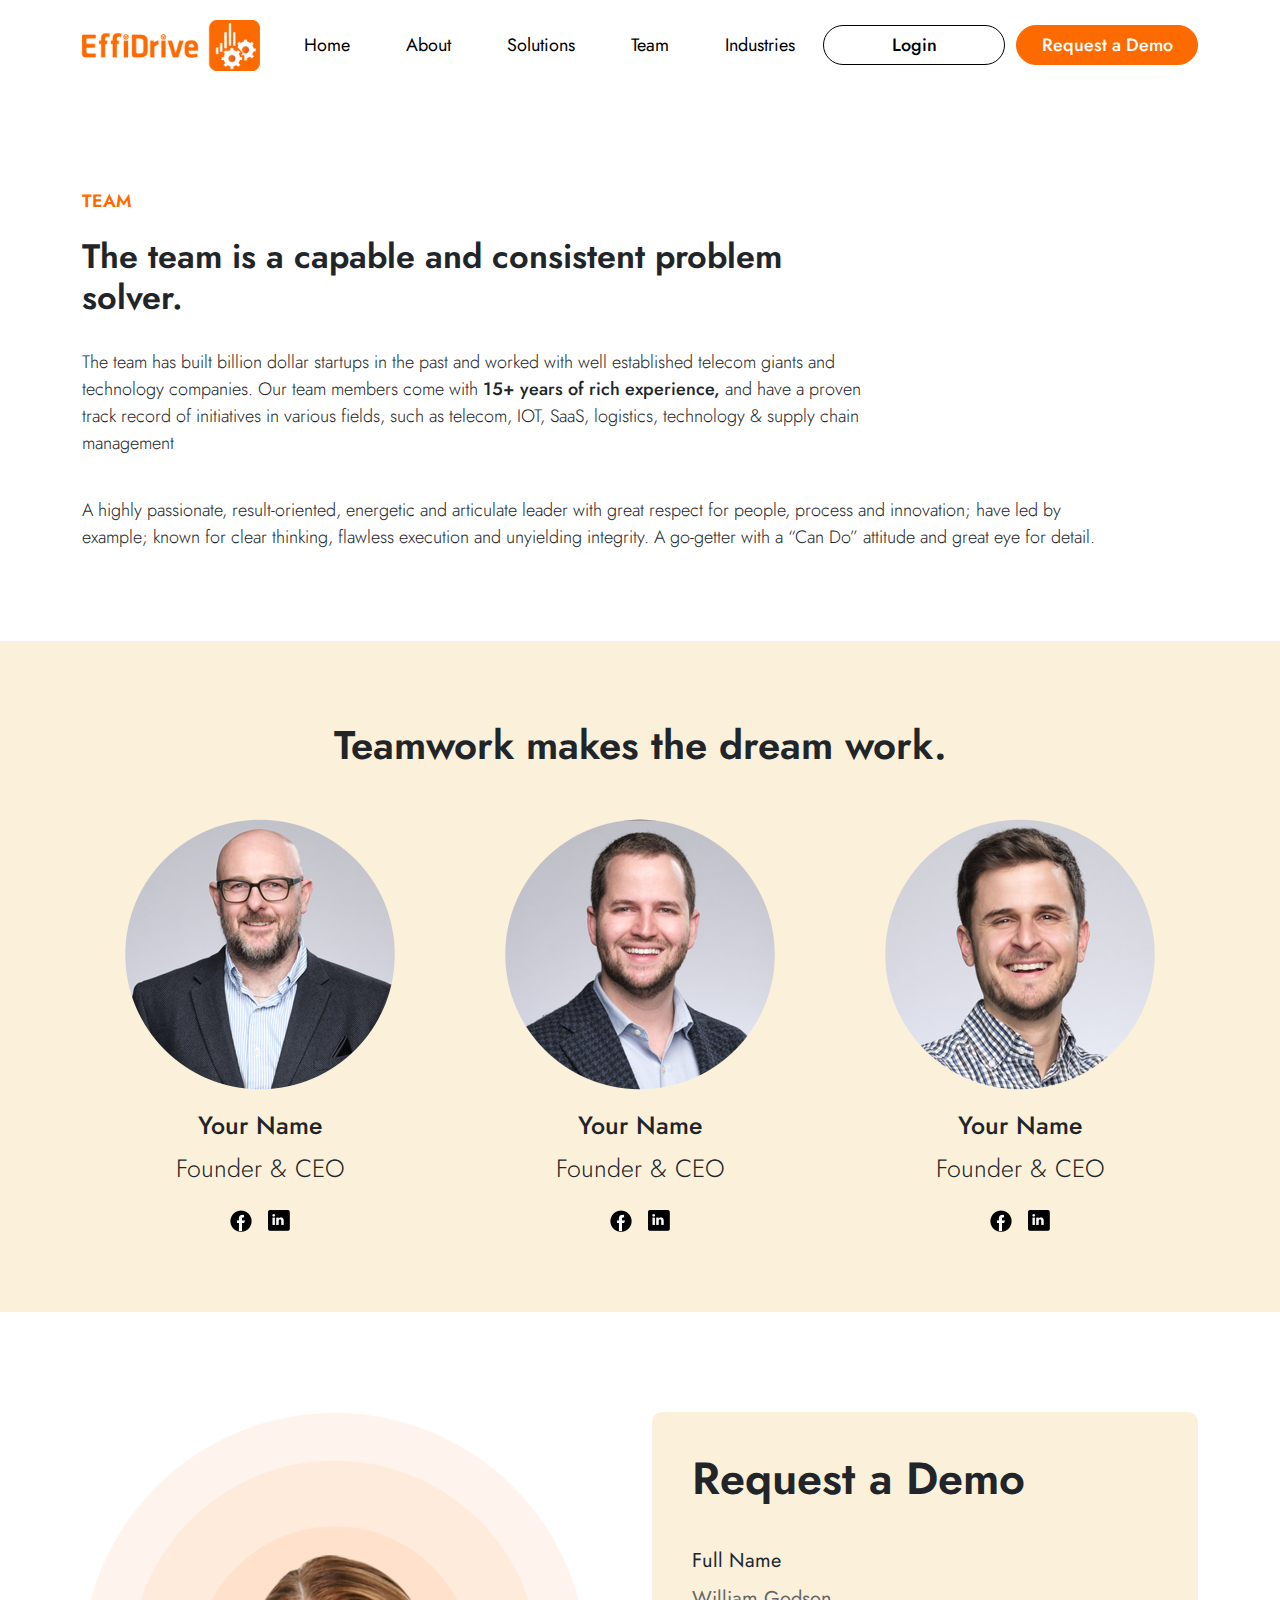
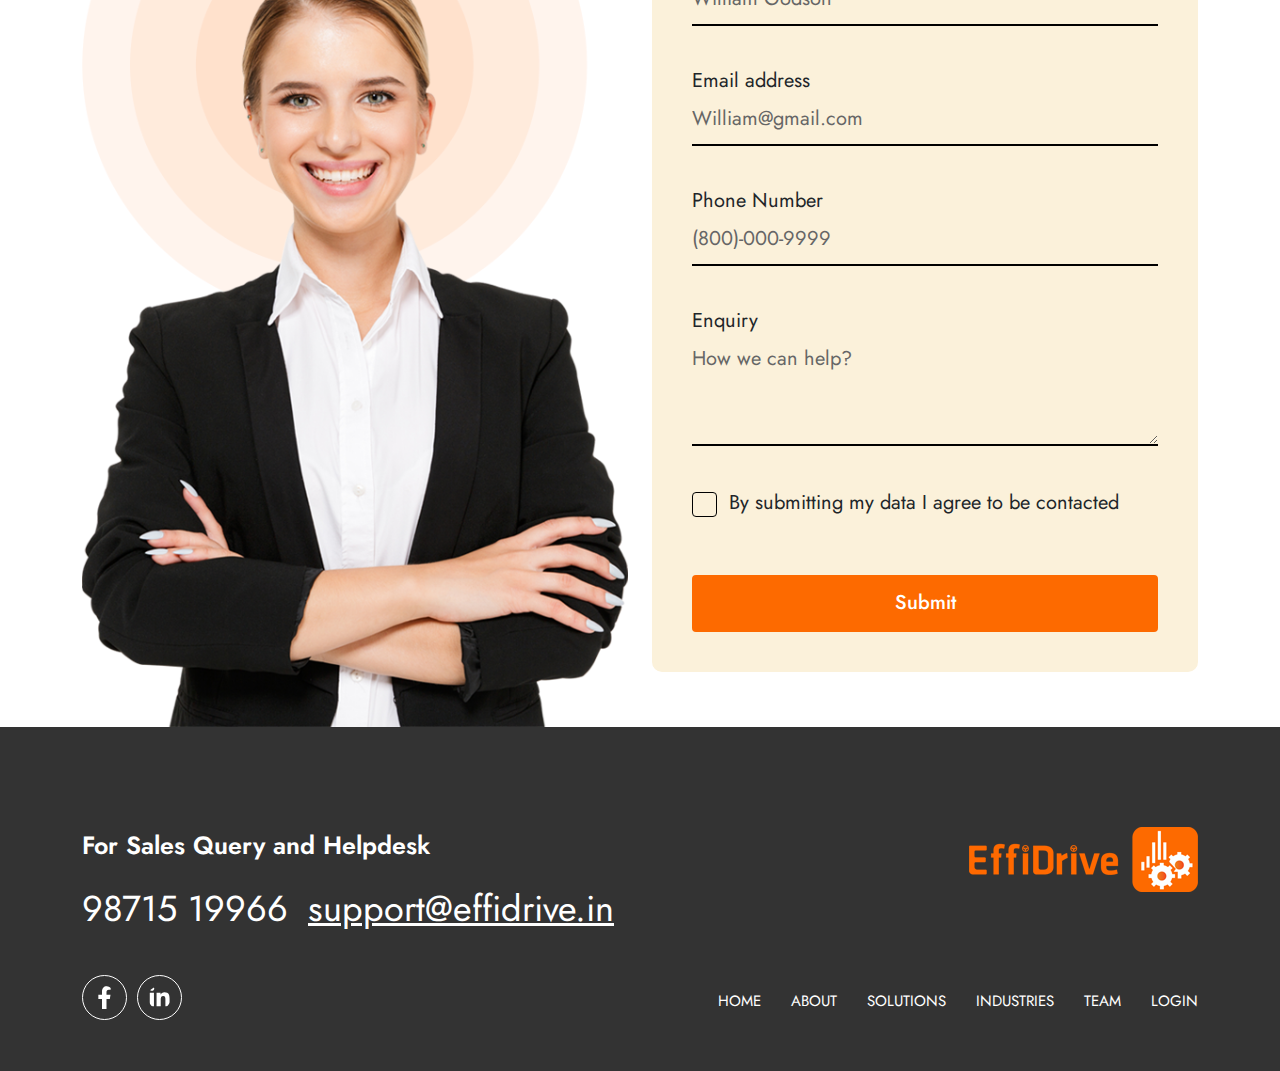
<file: team.html>
<!DOCTYPE html>
<html lang="en">
  <head>
    <meta charset="UTF-8" />
    <meta http-equiv="X-UA-Compatible" content="IE=edge" />
    <meta name="viewport" content="width=device-width, initial-scale=1.0" />
    <title>Team-page</title>
    <link rel="stylesheet" href="css/bootstrap.min.css" />
    <link rel="stylesheet" href="css/style.css" />
    <link
      rel="stylesheet"
      href="https://pro.fontawesome.com/releases/v5.13.0/css/all.css"
    />
  </head>
  <body>
    <!-- Header -->
    <nav class="navbar navbar-expand-lg header-wrap second-head">
      <div class="container">
        <a class="navbar-brand" href="index.html"
          ><img src="img/logo.png" alt="logo" class="img-fluid"
        /></a>
        <button
          class="navbar-toggler"
          type="button"
          data-bs-toggle="collapse"
          data-bs-target="#navbarSupportedContent"
          aria-controls="navbarSupportedContent"
          aria-expanded="false"
          aria-label="Toggle navigation"
        >
          <img src="img/bars-solid-black.svg" alt="bars" class="img-fluid" />
        </button>
        <div
          class="collapse navbar-collapse justify-content-end"
          id="navbarSupportedContent"
        >
          <ul class="navbar-nav">
            <li class="nav-item">
              <a class="nav-link" aria-current="page" href="index.html">Home</a>
            </li>
            <li class="nav-item">
              <a class="nav-link" aria-current="page" href="about.html"
                >About</a
              >
            </li>
            <li class="nav-item">
              <a class="nav-link" aria-current="page" href="solutions.html"
                >Solutions</a
              >
            </li>
            <li class="nav-item">
              <a class="nav-link" aria-current="page" href="team.html">Team</a>
            </li>
            <li class="nav-item">
              <a class="nav-link" aria-current="page" href="#">Industries</a>
            </li>
          </ul>
          <button class="login-btn">Login</button>
          <button class="demo-btn">Request a Demo</button>
        </div>
      </div>
    </nav>
    <!-- team-page-banner -->
    <section class="team-page-banner">
      <div class="container">
        <div class="row">
          <div class="col-lg-11">
            <div class="team-page-banner-dec">
              <h4>Team</h4>
              <h2>The team is a capable and consistent problem solver.</h2>
              <p class="team-banner-fir-per">
                The team has built billion dollar startups in the past and
                worked with well established telecom giants and technology
                companies. Our team members come with
                <span>15+ years of rich experience,</span> and have a proven
                track record of initiatives in various fields, such as telecom,
                IOT, SaaS, logistics, technology & supply chain management
              </p>
              <p>
                A highly passionate, result-oriented, energetic and articulate
                leader with great respect for people, process and innovation;
                have led by example; known for clear thinking, flawless
                execution and unyielding integrity. A go-getter with a “Can Do”
                attitude and great eye for detail.
              </p>
            </div>
          </div>
        </div>
      </div>
    </section>
    <!-- Teamwork makes the dream work. -->
    <section class="team-work-section">
      <div class="container">
        <h2>Teamwork makes the dream work.</h2>
        <div class="team-work-inner">
          <div class="row">
            <div class="col-4">
              <div class="team-work-wrap">
                <img src="img/team1.png" alt="team1" class="img-fluid" />
                <div class="team-dec">
                  <h3>Your Name</h3>
                  <p>Founder & CEO</p>
                  <ul>
                    <li>
                      <img src="img/fb.png" alt="facebook" class="img-fluid" />
                    </li>
                    <li>
                      <img src="img/in.png" alt="linkedin" class="img-fluid" />
                    </li>
                  </ul>
                </div>
              </div>
            </div>
            <div class="col-4">
              <div class="team-work-wrap">
                <img src="img/team2.png" alt="team2" class="img-fluid" />
                <div class="team-dec">
                  <h3>Your Name</h3>
                  <p>Founder & CEO</p>
                  <ul>
                    <li>
                      <img src="img/fb.png" alt="facebook" class="img-fluid" />
                    </li>
                    <li>
                      <img src="img/in.png" alt="linkedin" class="img-fluid" />
                    </li>
                  </ul>
                </div>
              </div>
            </div>
            <div class="col-4">
              <div class="team-work-wrap">
                <img src="img/team3.png" alt="team3" class="img-fluid" />
                <div class="team-dec">
                  <h3>Your Name</h3>
                  <p>Founder & CEO</p>
                  <ul>
                    <li>
                      <img src="img/fb.png" alt="facebook" class="img-fluid" />
                    </li>
                    <li>
                      <img src="img/in.png" alt="linkedin" class="img-fluid" />
                    </li>
                  </ul>
                </div>
              </div>
            </div>
          </div>
        </div>
      </div>
    </section>
    <!-- contact-section -->
    <section class="contact-section">
      <div class="container">
        <div class="contact-inner">
          <div class="row">
            <div class="col-lg-6">
              <div class="contact-wrap-img">
                <img src="img/contact.png" alt="contact" class="img-fluid" />
              </div>
            </div>
            <div class="col-lg-6">
              <div class="contact-dec-main">
                <h3>Request a Demo</h3>
                <form>
                  <div class="contact-list">
                    <label for="fullname" class="form-label">Full Name</label>
                    <input
                      type="text"
                      class="form-control"
                      id="fullname"
                      placeholder="William Godson"
                    />
                  </div>
                  <div class="contact-list">
                    <label for="exampleInputEmail1" class="form-label"
                      >Email address</label
                    >
                    <input
                      type="email"
                      class="form-control"
                      id="exampleInputEmail1"
                      aria-describedby="emailHelp"
                      placeholder="William@gmail.com"
                    />
                  </div>
                  <div class="contact-list">
                    <label for="phonenumber" class="form-label"
                      >Phone Number</label
                    >
                    <input
                      type="number"
                      class="form-control"
                      id="phonenumber"
                      placeholder="(800)-000-9999"
                    />
                  </div>
                  <div class="contact-list">
                    <label for="Enquiry" class="form-label">Enquiry</label>
                    <textarea
                      name=""
                      id=""
                      cols="100"
                      rows="3"
                      placeholder="How we can help?"
                    ></textarea>
                  </div>
                  <div class="form-check check-box">
                    <input
                      type="checkbox"
                      class="form-check-input"
                      id="exampleCheck1"
                    />
                    <label class="form-check-label" for="exampleCheck1"
                      >By submitting my data I agree to be contacted</label
                    >
                  </div>
                  <button type="submit" class="btn btn-primary">Submit</button>
                </form>
              </div>
            </div>
          </div>
        </div>
      </div>
    </section>
    <!-- footer-section -->
    <section class="footer-section">
      <div class="container">
        <div class="row">
          <div class="col-lg-6">
            <p>For Sales Query and Helpdesk</p>
            <div class="text-contact">
              <a href="tel:8715 19966" class="phone-wrap">98715 19966 </a>
              <a href="mailto: support@effidrive.in"> support@effidrive.in</a>
            </div>
            <ul class="social-media">
              <li>
                <img
                  src="img/facebook-f.svg"
                  alt="facebook-f"
                  class="img-fluid"
                />
              </li>
              <li>
                <img
                  src="img/linkedin-in.svg"
                  alt="linkedin-in"
                  class="img-fluid"
                />
              </li>
            </ul>
          </div>
          <div class="col-lg-6">
            <div class="logo-footer">
              <a href="#">
                <img src="img/logo.png" alt="logo" class="img-fluid" />
              </a>
            </div>
            <div class="menu-footer justify-content-end">
              <ul class="navbar-nav">
                <li class="nav-item">
                  <a class="nav-link" aria-current="page" href="index.html"
                    >Home</a
                  >
                </li>
                <li class="nav-item">
                  <a class="nav-link" aria-current="page" href="about.html"
                    >About</a
                  >
                </li>
                <li class="nav-item">
                  <a class="nav-link" aria-current="page" href="solutions.html"
                    >Solutions</a
                  >
                </li>
                <li class="nav-item">
                  <a class="nav-link" aria-current="page" href="#"
                    >Industries</a
                  >
                </li>
                <li class="nav-item">
                  <a class="nav-link" aria-current="page" href="team.html"
                    >Team</a
                  >
                </li>
                <li class="nav-item">
                  <a class="nav-link" aria-current="page" href="#">Login</a>
                </li>
              </ul>
            </div>
          </div>
        </div>
      </div>
    </section>
    <!-- script -->
    <script src="js/bootstrap.bundle.min.js"></script>
  </body>
</html>
</file>
<file: css/style.css>
@import url(..//css/font.css);
* {
  padding: 0;
  margin: 0;
  box-sizing: border-box;
}
body {
  font-family: Jost-Regular;
  transition: all ease-in-out 0.5s;
}
.bg-img {
  background-size: cover;
  background-position: center;
  background-repeat: no-repeat;
}
.section-gab {
  margin-top: 104px;
  margin-bottom: 124px;
}
button {
  font-size: 18px;
  border-radius: 20px;
  border: none;
  font-family: Jost-Medium;
  width: 182px;
  height: 40px;
  color: #fff;
}
.login-btn {
  border: 1px solid #fff;
  background: transparent;
  margin-right: 11px;
}
.login-btn:hover {
  background-color: #fd6a00;
  color: #fff;
  border: 1px solid #fd6a00;
}
.demo-btn {
  background-color: #fd6a00;
  border: 1px solid #fd6a00;
}
.demo-btn:hover {
  border: 1px solid #fd6a00;
  background-color: transparent;
  color: #fd6a00;
}
.theme-title {
  text-align: center;
}
.theme-title h1 {
  font-size: 54px;
  font-family: Jost-Medium;

  margin-bottom: 60px;
}
/* Header */
.header-wrap {
  position: absolute;
  z-index: 9;
  width: 100%;
  padding: 15px 0px;
  top: 0px;
}
.navbar-brand {
  width: 225px;
}
.header-wrap ul li {
  padding: 0px 20px;
}
.header-wrap ul li a {
  color: #fff;
  font-size: 18px;
}
.header-wrap ul li a:hover {
  color: #fd6a00;
}
.navbar-toggler {
  width: auto !important;
}
.navbar-toggler:focus {
  box-shadow: none;
}
.navbar-toggler img {
  width: 30px;
}
/* END-Header */
/* Banner */
.banner-section {
  background-image: url(..//img/banner.png);
  height: 100vh;
  display: flex;
  align-items: center;
  justify-content: center;
  color: #fff;
}
.banner-section .banner-inner {
  text-align: center;
  padding-top: 249px;
}
.banner-section .banner-inner h2 {
  font-size: 54px;
  margin-bottom: 0px;
}
.banner-section .banner-inner h2 span {
  color: #fd6a00;
  font-family: Jost-Medium;
}
.banner-section .banner-inner button {
  background-color: #fd6a00;
  height: 59px;
  border-radius: 30px;
  margin-top: 54px;
  border: 2px solid #fd6a00;
}

.banner-section .banner-inner button:hover {
  background-color: transparent;
  border: 2px solid #fd6a00;
  color: #fd6a00;
}
/* END-Banner */
/* virtual-section */
.virtual-inner {
  width: 90%;
  margin: auto;
}
.virtual-section .virtual-dec {
  width: 86%;
  margin: auto;
}
.virtual-section .virtual-dec h3 {
  font-size: 36px;
  font-family: Jost-Light;
}
.virtual-section .virtual-dec h3 span {
  font-family: Jost-Regular;
}
.virtual-section .virtual-dec p {
  font-size: 18px;
  margin-top: 60px;
}
.virtual-section .virtual-dec p strong {
  color: #000;
}
.virtual-section .virtual-dec button {
  color: #fd6a00;
  border: 1px solid #fd6a00;
  background-color: transparent;
}
.virtual-section .virtual-dec button:hover {
  background-color: #fd6a00;
  color: #fff;
}
/*END-virtual-section */
/* business-section */
.business-section {
  background-color: #fbf1da;
  padding: 80px 0px 80px 0px;
}
.business-section .business-inner {
  position: relative;
}
.business-img {
  position: absolute;
  /* top: 13%; */
  left: 28.5%;
}
.business-section .business-left {
  text-align: end;
  width: 100%;
  padding-right: 65px;
}
.business-section .business-left h2 {
  width: 58%;
  margin-left: auto;
}
.business-end-right {
  width: 65% !important;
}
.business-section .business-right {
  width: 100%;
  padding-left: 20px;
}
.left-bus-wrap {
  padding-top: 50px;
}
.right-bus-wrap {
  padding-top: 20px;
}
.business-section h2 {
  font-size: 25px;
  font-family: Jost-SemiBold;
}
.business-section p {
  font-size: 16px;
  font-family: Jost-Light;
}
.business-end {
  padding-top: 140px !important;
  padding-right: 40px !important;
}
.business-end-right {
  padding-top: 130px !important;
  padding-left: 40px !important;
}
.business-btn {
  text-align: center;
  padding-top: 475px;
}
.business-btn button {
  background-color: transparent;
  border: 2px solid #fd6a00;
  color: #fd6a00;
}
.business-btn button:hover {
  background-color: #fd6a00;
  color: #fff;
}
/* END-business-section */
/* solution-section */

.solution-inner .solution-wrap-box {
  background-color: #f1f1f1;
  cursor: pointer;
}
.solution-wrap-img img {
  width: 100%;
}
.solution-wrap-dec {
  padding: 40px 30px;
}
.solution-wrap-dec h3 {
  font-size: 25px;
  font-family: Jost-SemiBold;
  margin-bottom: 60px;
  min-height: 60px;
}
.solution-wrap-per {
  min-height: 300px;
}
.solution-wrap-dec p {
  font-size: 16px;
  margin-bottom: 0px;
}
.solution-sec {
  margin-top: 35px;
  margin-bottom: 50px;
}
.solution-arrow {
  text-align: end;
}
.solution-arrow img {
  background-color: transparent;
  height: 48px;
  width: 48px;
  border-radius: 50%;
  border: 2px solid #fd6a00;
  padding: 12px;
}
.solution-inner .solution-wrap-box:hover {
  background-color: #fd6a00;
  color: #fff;
}
.solution-inner .solution-wrap-box:hover .solution-arrow img {
  background-color: #fff;
}
/* END-solution-section */
/* about-section */
.about-section {
  background-image: url(..//img/about.png);
  padding: 100px 0px;
  color: #fff;
}
.about-section .about-title h1 {
  font-size: 54px;
  font-family: Jost-SemiBold;
  width: 35%;
}
/* counter */
.counter .counter-count {
  position: relative;
}
.counter .counter-count::after {
  content: "";
  position: absolute;
  height: 100%;
  width: 2px;
  background: #393838;
  top: 0;
  right: -100px;
}
.counter-inner {
  margin-top: 95px;
  margin-bottom: 80px;
  display: flex;
  align-items: center;
  justify-content: space-between;
}
.counter .counter-inner h3 {
  font-size: 81px;
  font-family: Jost-SemiBold;
  color: #fd6a00;
  display: flex;
  align-items: flex-start;
}
.counter .counter-inner h3 span {
  font-size: 40px;
  margin-top: 10px;
}
.counter .counter-inner p {
  font-size: 20px;
  margin-bottom: 0px;
}
/* testimonial  */
.client {
  width: 100%;
  height: 100%;
  position: relative;
}
.t-card {
  background-color: #fff;
  padding: 0px;
  color: #000000;
  height: auto;
  display: flex;
  align-items: center;
  justify-content: space-between;
}
.card-dec {
  padding: 0px 50px;
  width: 65%;
}
.card-dec p {
  font-size: 30px;
  margin-bottom: 0px;
  font-family: Jost-Medium;
}
.card-dec h3 {
  font-size: 20px;
  font-family: Jost-Light;
  margin-top: 60px;
  margin-bottom: 0px;
}
.card-dec h3 .profile-mobile {
  display: none;
}
.card-dec h3 span {
  font-family: Jost-Medium;
}
.card-profile {
  width: 35%;
}
.carousel-list-btn a {
  position: absolute;
  top: 50%;
  height: 57px;
  width: 57px;
  background-color: #fff;
  border: 1px solid #000;
  border-radius: 50%;
  color: #000;
  display: flex;
  align-items: center;
  justify-content: center;
}
.carousel-list-btn .slide-arrow-left {
  left: -20px;
}
.carousel-list-btn .slide-arrow-right {
  right: -20px;
}
.carousel-list-btn a:hover {
  background-color: #fd6a00;
  border: 1px solid #fd6a00;
  color: #ffffff;
}
/* END-about-section */
/* contact-section */
.contact-section {
  margin-top: 100px;
}
.contact-section .contact-dec-main {
  background-color: #fbf1da;
  border-radius: 10px;
  padding: 60px;
}
.contact-section .contact-dec-main h3 {
  font-size: 45px;
  font-family: Jost-SemiBold;
  margin-bottom: 0px;
}
.contact-section .contact-dec-main .contact-list {
  margin-top: 50px;
}
.contact-dec-main .contact-list label {
  font-size: 20px;
}
.contact-dec-main .contact-list input,
.contact-dec-main .contact-list textarea {
  width: 100%;
  background: transparent;
  border-bottom: 2px solid #000 !important;
  border-radius: 0px;
  border: none;
  font-size: 20px;
  color: #000;
  padding: 0px 0px 10px 0px;
}
.contact-dec-main .contact-list input::placeholder,
.contact-dec-main .contact-list textarea::placeholder {
  color: #666666;
  font-size: 20px;
}
.contact-dec-main .contact-list input:focus {
  box-shadow: none;
}
.contact-dec-main .contact-list textarea:focus-visible {
  outline: none;
}
.check-box {
  margin-top: 35px;
  display: flex;
  align-items: center;
}
.check-box input {
  height: 25px;
  width: 25px;
  border-radius: 2px;
  background-color: transparent;
  border: 1px solid #000;
  margin-right: 12px;
}
.check-box label {
  font-size: 20px;
}
.contact-dec-main form button {
  width: 100%;
  margin-top: 55px;
  background-color: #fd6a00;
  color: #fff;
  font-size: 20px;
  height: 57px;
  border: none;
  border: 2px solid #fd6a00;
}
.contact-dec-main form button:hover {
  background-color: transparent;
  color: #fd6a00;
  border: 2px solid #fd6a00;
}
/* END-contact-section */
/* Footer-section */
.footer-section {
  background-color: #333333;
  color: #fff;
  padding: 100px 0px 50px 0px;
}
.footer-section p {
  font-size: 25px;
  font-family: Jost-SemiBold;
}
.footer-section .text-contact {
  display: flex;
  align-items: center;
  margin-bottom: 40px;
}
.social-media {
  display: flex;
  align-items: center;
  list-style: none;
  padding: 0px;

  margin: 0px;
}
.social-media li {
  margin-right: 10px;
}
.social-media li img {
  border: 1px solid #fff;
  border-radius: 50%;
  height: 45px;
  width: 45px;
  padding: 10px;
}
.footer-section .text-contact a {
  font-size: 36px;
  color: #fff;
  font-family: Jost-Regular;
}
.logo-footer {
  text-align: end;
  margin-bottom: 90px;
}
.phone-wrap {
  text-decoration: none;
  font-family: Jost-SemiBold;
  margin-right: 20px;
}
.menu-footer ul {
  display: flex;
  align-items: center;
  justify-content: end;
  flex-direction: row;
  margin-bottom: 0px;
  padding: 0px;
}
.menu-footer ul li {
  padding-left: 30px;
}
.menu-footer ul li a {
  color: #fff;
  font-size: 15px;
  text-transform: uppercase;
}
.menu-footer ul li a:hover {
  color: #fd6a00;
}
/* END-Footer-section */
/* ABOUT_PAGE */
/* About-page HEADER */
.second-head {
  position: relative;
}
.second-head ul li a {
  color: #000;
}
.second-head ul li a:focus {
  color: #fd6a00;
}
.second-head .login-btn {
  border: 1px solid #000;
  color: #000;
}
.second-head .login-btn:hover {
  border: 1px solid #fd6a00;
  color: #fff;
}
/*END- About-page HEADER */
/* about-page-banner */
.about-page-banner {
  padding-top: 100px;
}
.about-page-banner .about-page-banner-dec {
  width: 90%;
}
.about-page-banner .about-page-banner-dec h4 {
  font-size: 18px;
  color: #fd6a00;
  font-family: Jost-SemiBold;
  margin-bottom: 25px;
  text-transform: uppercase;
}
.about-page-banner .about-page-banner-dec h2 {
  font-size: 40px;
  font-family: Jost-SemiBold;
  margin-bottom: 50px;
}
.about-page-banner .about-page-banner-dec p {
  font-size: 18px;
  font-family: Jost-Light;
}
.about-page-banner .about-page-banner-dec p span {
  font-family: Jost-Medium;
}
.about-page-banner .about-page-banner-img {
  margin-top: 150px;
}
/* END-about-page-banner */
/* platform-section */
.platform-section {
  background-color: #fbf1da;
  padding-top: 150px;
  padding-bottom: 100px;
  margin-top: -130px;
}
.platform-section .platform-inner h2 {
  font-size: 40px;
  font-family: Jost-SemiBold;
  width: 60%;
  margin-bottom: 50px;
}
.platform-section .platform-inner p {
  font-size: 18px;
  font-family: Jost-Light;
  width: 86%;
}
.platform-section .platform-inner p span {
  font-family: Jost-Medium;
}
/* logistics-section */
.logistics-section {
  background-color: #333333;
  padding: 70px 0px;
}
.logistics-section .logistics-inner {
  text-align: center;
  width: 80%;
  margin: auto;
}
.logistics-section .logistics-inner p {
  color: #fbf1da;
  font-size: 30px;
  font-family: Jost-Italic;
  margin-bottom: 0px;
}
/* END-logistics-section */
/* END-ABOUT_PAGE */
/* Solutions-Page */
/* solutions-banner */
.solutions-banner-sec {
  background-color: #fbf1da;
}
.solutions-banner-inner {
  width: 100%;
  display: flex;
  align-items: center;
  justify-content: space-between;
}
.solutions-banner-dec {
  width: 50%;
  padding-left: 150px;
}
.solutions-banner-dec h4 {
  font-size: 18px;
  color: #fd6a00;
  font-family: Jost-SemiBold;
  margin-bottom: 30px;
  text-transform: uppercase;
}
.solutions-banner-dec ul {
  list-style: none;
  padding: 0px;
  margin: 0px;
}
.solutions-banner-dec ul li {
  font-size: 25px;
  margin-bottom: 20px;
  display: flex;
  align-items: center;
}
.solutions-banner-dec ul li img {
  width: 30px;
  margin-right: 12px;
}
.solutions-banner-dec ul li::marker {
  width: 50px;
}
.solutions-banner-img {
  width: 50%;
}
.solutions-banner-img img {
  width: 100%;
}
/* END-solutions-banner */
/* Unified view  */

.unified-section .Unified-list {
  padding-top: 65px;
  padding-bottom: 80px;
  position: relative;
}
.unified-section .Unified-list::after {
  content: "";
  position: absolute;
  background-image: url(..//img/solutions-line.png);
  height: 25px;
  width: 100%;
  background-repeat: no-repeat;
  background-size: contain;
  background-position: center;
  bottom: 0;
}
.solution-head-tec h2 {
  font-size: 40px;
  font-family: Jost-SemiBold;
  margin-left: 25px;
}
.unified-section .Unified-list .Unified-dec {
  width: 80%;
  margin-top: 25px;
}
.unified-section .Unified-list .Unified-dec h3 {
  font-size: 25px;
}
.unified-section .Unified-list .Unified-dec p {
  font-family: Jost-Light;
  font-size: 18px;
  margin-bottom: 0px;
}
.unified-section .Unified-list .Unified-dec p strong {
  font-family: Jost-Medium;
  font-size: 25px;
}
/* END-Unified view  */
/* Customization-section */
.Customization-section {
  padding-top: 90px;
}
.Customization-section .solution-head-tec h2 {
  margin-left: 0px;
}
table {
  width: 100%;
  text-align: center;
  border-collapse: collapse;
  margin-top: 80px;
}
th,
td {
  padding: 35px 25px;
  width: 33.33%;
}

tr {
  border-bottom: 1px solid #e5e5e5;
}

tr.three {
  border-bottom: none;
}
tr.three .Customization-wrap p {
  min-height: 245px;
}
th:first-child,
td:first-child {
  border-right: 1px solid #e5e5e5;
}
th:nth-child(2),
td:nth-child(2) {
  border-right: 1px solid #e5e5e5;
}
.one th {
  padding-top: 0px;
}
.Customization-wrap {
  text-align: start;
  width: 80%;
}
.Customization-wrap h2 {
  font-size: 25px;
  font-family: Jost-SemiBold;
  margin-top: 20px;
  margin-bottom: 10px;
}
.Customization-wrap p {
  font-size: 18px;
  font-family: Jost-Light;
  margin-bottom: 0px;
  color: #333333;
}
/* END-Customization-section */
/* END-Solutions-Page */
/* TEAM-PAGE */
/* team-page-banner */
.team-page-banner {
  padding-top: 100px;
}
.team-page-banner .team-page-banner-dec h4 {
  font-size: 18px;
  color: #fd6a00;
  font-family: Jost-SemiBold;
  margin-bottom: 25px;
  text-transform: uppercase;
}
.team-page-banner-dec h2 {
  width: 70%;
}
.team-page-banner-dec .team-banner-fir-per {
  width: 80%;
  margin-bottom: 40px !important;
}
.team-page-banner .team-page-banner-dec h2 {
  font-size: 40px;
  font-family: Jost-SemiBold;
  margin-bottom: 50px;
}
.team-page-banner .team-page-banner-dec p {
  font-size: 18px;
  font-family: Jost-Light;
  margin-bottom: 0px;
}
.team-page-banner .team-page-banner-dec p span {
  font-family: Jost-Medium;
}
.team-page-banner .team-page-banner-img {
  margin-top: 150px;
}
/* END-about-page-banner */

/* Teamwork makes the dream work. */
.team-work-section {
  background-color: #fbf1da;
  padding: 80px 0px;
  margin-top: 90px;
}
.team-work-section h2 {
  font-size: 40px;
  text-align: center;
  font-family: Jost-SemiBold;
  margin-bottom: 50px;
}
.team-work-section .team-work-wrap {
  text-align: center;
}
.team-work-section .team-work-wrap .team-dec h3 {
  font-size: 25px;
  font-family: Jost-Medium;
  margin-top: 20px;
  margin-bottom: 10px;
}
.team-work-section .team-work-wrap .team-dec p {
  font-size: 25px;
  font-family: Jost-Light;
  margin-bottom: 20px;
}
.team-work-wrap .team-dec ul {
  display: flex;
  align-items: center;
  justify-content: center;
  padding: 0px;
  margin: 0px;
  list-style: none;
}
.team-work-wrap .team-dec ul li {
  padding: 0px 8px;
}
/* END-Teamwork makes the dream work. */
/* END-TEAM-PAGE */
/* Responsive */
@media only screen and (max-width: 1400px) {
  .business-img {
    left: 25%;
  }
  .banner-section .banner-inner button {
    margin-top: 30px;
  }
  .banner-section .banner-inner {
    text-align: center;
    padding-top: 150px;
  }
  .banner-section .banner-inner h2 {
    font-size: 48px;
  }
  .business-section .business-left h2 {
    width: 100%;
    margin-left: unset;
  }
  .business-end-right {
    width: 100% !important;
  }
  .business-section .business-left {
    padding-right: 95px;
  }
  .business-end {
    padding-top: 120px !important;
    padding-right: 80px !important;
  }
  .business-section .business-right {
    padding-left: 50px;
  }
  .business-end-right {
    padding-top: 78px !important;
    padding-left: 70px !important;
  }
  .contact-section .contact-dec-main .contact-list {
    margin-top: 40px;
  }
  .contact-section .contact-dec-main {
    padding: 40px;
  }
  /* about-page */
  .platform-section {
    margin-top: -180px;
    padding-top: 70px;
    padding-bottom: 70px;
  }
  .about-page-banner .about-page-banner-img {
    margin-top: 220px;
  }
  .about-page-banner .about-page-banner-dec h2 {
    font-size: 34px;
    margin-bottom: 30px;
  }
  /* TEam-page */
  .team-page-banner .team-page-banner-dec h2 {
    font-size: 34px;
    margin-bottom: 30px;
  }
}
@media only screen and (max-width: 1200px) {
  .header-wrap button {
    width: 150px;
    font-size: 16px;
  }
  .header-wrap ul li a {
    font-size: 16px;
    padding: 0px !important;
  }

  .banner-section .banner-inner h2 {
    font-size: 40px;
  }
  .banner-section .banner-inner button {
    margin-top: 35px;
  }
  .virtual-inner {
    width: 100%;
  }
  .business-img {
    width: 48%;
  }
  .right-bus-wrap {
    margin-top: 0px;
  }
  .left-bus-wrap {
    padding-top: 30px;
  }
  .business-end {
    padding-top: 60px !important;
    padding-right: 70px !important;
  }
  .business-end-right {
    padding-top: 0px !important;
    padding-left: 60px !important;
  }
  .solution-wrap-dec {
    padding: 30px 15px;
  }
  .solution-wrap-dec h3 {
    font-size: 22px;
  }
  .about-section .about-title h1 {
    width: 57%;
  }
  .counter .counter-count::after {
    content: "";
    right: -50px;
  }
  .card-dec p {
    font-size: 20px;
  }
  .footer-section .text-contact a {
    font-size: 25px;
  }
  .logo-footer {
    margin-bottom: 75px;
  }
  /* About-page */
  .about-page-banner {
    padding-top: 50px;
  }
  .platform-section {
    padding-top: 90px;
    padding-bottom: 70px;
    margin-top: -130px;
  }
  .logistics-section .logistics-inner {
    width: 100%;
  }
  .about-page-banner .about-page-banner-img {
    margin-top: 300px;
  }
  .about-page-banner .about-page-banner-dec h2 {
    font-size: 29px;
  }

  /* solutions-page */
  .solutions-banner-dec ul li {
    font-size: 20px;
  }
  .solutions-banner-dec {
    padding-left: 80px;
  }
  /* team-page */
  .team-page-banner {
    padding-top: 50px;
  }
}
@media only screen and (max-width: 991px) {
  .virtual-inner .virtual-img img {
    width: 100%;
  }
  .virtual-section .virtual-dec {
    width: 90%;
  }
  .virtual-section .virtual-dec p {
    font-size: 18px;
    margin-top: 40px;
  }
  .business-remove {
    display: none;
  }
  .left-bus-wrap,
  .right-bus-wrap {
    padding-top: 0px;
  }
  .business-section .business-left {
    padding-right: 0px;
    text-align: start;
  }
  .business-section .business-right {
    padding-left: 0px;
  }
  .business-end-right {
    padding-top: 0px !important;
    padding-left: 0px !important;
  }
  .business-section h2 {
    font-size: 22px;
  }
  .business-section p {
    min-height: 100px;
  }
  .business-end {
    padding-top: 0px !important;
    padding-right: 0px !important;
  }
  .business-section {
    background-color: #fbf1da;
    padding: 60px 0px 20px 0px;
  }
  .solution-wrap-dec h3 {
    margin-bottom: 30px;
  }
  .solution-wrap-per {
    min-height: 230px;
  }
  .about-section .about-title h1 {
    width: 60%;
    font-size: 45px;
  }
  .counter .counter-inner h3 {
    font-size: 45px;
  }
  .counter .counter-inner h3 span {
    font-size: 20px;
    margin-top: 0px;
  }
  .counter .counter-inner p {
    font-size: 15px;
  }
  .card-dec p {
    font-size: 18px;
  }
  .card-dec h3 {
    font-size: 16px;
    font-family: Jost-Light;
    margin-top: 20px;
    margin-bottom: 0px;
  }
  .counter-inner {
    margin-top: 55px;
    margin-bottom: 50px;
    display: flex;
  }
  .about-section {
    padding: 60px 0px;
  }
  .section-gab {
    margin-top: 60px;
    margin-bottom: 60px;
  }
  .virtual-section .virtual-dec h3 {
    font-size: 30px;
  }
  .theme-title h1 {
    font-size: 45px;
    margin-bottom: 30px;
  }
  .contact-wrap-img {
    display: none;
  }

  .contact-section {
    margin-top: 60px;
    margin-bottom: 60px;
  }
  .logo-footer {
    margin-bottom: 15px;
    text-align: start;
    margin-top: 30px;
  }
  .menu-footer ul {
    justify-content: flex-start;
  }
  .menu-footer ul li {
    padding-left: 0px;
    padding-right: 20px;
  }
  .footer-section {
    padding-top: 60px;
    padding-bottom: 20px;
  }
  .carousel-list-btn a {
    height: 40px;
    width: 40px;
  }
  .carousel-list-btn .slide-arrow-left {
    left: -10px;
  }
  .carousel-list-btn .slide-arrow-right {
    right: -10px;
  }
  .navbar-collapse {
    background: #ffffff;
    border-radius: 20px;
    padding: 20px;
    text-align: start;
  }
  .second-head .navbar-collapse {
    background: #272626;
  }
  .second-head ul li a {
    color: #fff !important;
  }
  .second-head .login-btn {
    border: 1px solid #fd6a00;
    color: #fff;
    background-color: #fd6a00;
  }
  .header-wrap ul li {
    padding: 0px;
    margin-bottom: 15px;
  }
  .header-wrap ul li a {
    font-size: 18px;
    color: #000;
  }
  .login-btn {
    border: 1px solid #fd6a00;
    background: #fd6a00;
    color: #fff;
    margin-right: 11px;
  }
  .navbar-nav {
    margin-bottom: 25px;
  }
  /* About-page */
  .about-page-banner .about-page-banner-img {
    margin-top: 0px;
  }
  .about-page-banner .about-page-banner-img img {
    width: 100%;
  }
  .platform-section {
    margin-top: 50px;
    padding-top: 60px;
    padding-bottom: 40px;
  }
  .platform-section .platform-inner h2,
  .platform-section .platform-inner p {
    width: 100%;
  }
  .logistics-section {
    background-color: #333333;
    padding: 50px 0px;
  }
  /* solutions-page */
  .Customization-wrap {
    width: 100%;
  }
  .solutions-banner-dec ul li {
    font-size: 18px;
    margin-bottom: 15px;
  }
  .solutions-banner-dec {
    padding-left: 50px;
  }
  .solutions-banner-dec h4 {
    margin-bottom: 20px;
  }
  .unified-section .Unified-list .Unified-dec {
    width: 90%;
    margin: auto;
  }

  th,
  td {
    padding: 25px 15px;
  }

  .one p {
    min-height: 140px;
  }
  /* team-page */
  .team-page-banner .team-page-banner-dec h2,
  .team-page-banner .team-page-banner-dec p {
    width: 100%;
  }
  .team-work-section {
    padding: 60px 0px;
  }
}
@media only screen and (max-width: 767px) {
  .business-section p {
    margin-bottom: 30px;
    min-height: auto;
  }
  .theme-title h1 {
    font-size: 40px;
  }
  .about-section .about-title h1 {
    width: 100%;
    font-size: 40px;
  }
  .counter .counter-inner h3 {
    font-size: 35px;
  }
  .counter .counter-inner p {
    font-size: 13px;
  }
  .counter .counter-count::after {
    content: "";
    right: -30px;
  }
  .t-card {
    display: block;
  }
  .card-dec {
    width: 100%;
    padding: 40px 40px;
  }
  .carousel-item {
    border-radius: 10px;
    overflow: hidden;
  }
  .card-dec h3 .profile-mobile {
    display: block;
    width: 50px;
    border-radius: 50%;
    overflow: hidden;
    margin-right: 20px;
  }
  .card-profile {
    display: none;
  }
  .card-dec h3 {
    display: flex;
    align-items: center;
  }
  .card-dec h3 span {
    margin-right: 10px;
  }
  .contact-section .contact-dec-main h3 {
    font-size: 35px;
  }
  .contact-section .contact-dec-main .contact-list {
    margin-top: 15px;
  }
  .contact-dec-main .contact-list label {
    font-size: 15px;
  }
  .contact-dec-main .contact-list input,
  .contact-dec-main .contact-list textarea {
    font-size: 16px;
  }
  .contact-dec-main .contact-list input::placeholder,
  .contact-dec-main .contact-list textarea::placeholder {
    font-size: 16px;
  }
  .check-box label {
    font-size: 16px;
  }
  .check-box input {
    height: 20px;
    width: 20px;
  }
  /* about-page */
  .about-page-banner .about-page-banner-dec h4 {
    margin-bottom: 15px;
  }
  .about-page-banner .about-page-banner-dec h2,
  .platform-section .platform-inner h2 {
    font-size: 35px;
    margin-bottom: 30px;
  }
  .logistics-section .logistics-inner p {
    font-size: 22px;
  }
  /* solutions-page */
  .solutions-banner-inner {
    padding: 30px 0px;
  }
  .solution-head-tec h2 {
    font-size: 30px;
    margin-bottom: 0px;
  }
  th,
  td {
    width: 100%;
    padding: 20px 10px;
    display: flex;
  }
  .one p {
    min-height: auto;
  }
  tr {
    border: none;
  }
  th:first-child,
  td:first-child {
    border: none;
  }
  th:nth-child(2),
  td:nth-child(2) {
    border: none;
  }
  tr.three .Customization-wrap p {
    min-height: auto;
  }
  table {
    margin-top: 40px;
  }
  .Customization-section {
    padding-top: 50px;
  }
  .unified-section .Unified-list {
    padding-top: 45px;
    padding-bottom: 50px;
  }
  .unified-section .Unified-list .Unified-dec h3 {
    font-size: 20px;
  }
  .unified-section .Unified-list .Unified-dec p strong {
    font-size: 20px;
  }
  .solutions-banner-dec {
    width: 100%;
    padding: 0px 30px;
  }
  .solutions-banner-img {
    display: none;
  }
  /* Team-page */
  .team-work-section h2 {
    font-size: 35px;
    margin-bottom: 30px;
  }
  .team-work-section .team-work-wrap img {
    width: 80%;
    margin: auto;
  }
  .team-work-section .team-work-wrap .team-dec h3 {
    font-size: 20px;
    margin-bottom: 5px;
  }
  .team-work-section .team-work-wrap .team-dec p {
    font-size: 16px;
    margin-bottom: 5px;
  }
  .team-work-section {
    padding: 40px 0px;
    margin-top: 40px;
  }
  .team-work-wrap .team-dec ul li {
    padding: 0px 2px;
  }
  .contact-section {
    margin-top: 40px;
    margin-bottom: 40px;
  }
}
@media only screen and (max-width: 525px) {
  .navbar-brand {
    width: 155px;
  }
  .navbar-toggler img {
    width: 25px;
  }
  .menu-footer ul {
    flex-wrap: wrap;
  }
  .banner-section .banner-inner {
    padding-top: 100px;
  }
  .banner-section .banner-inner h2 {
    font-size: 40px;
  }
  .virtual-section .virtual-dec h3 {
    font-size: 25px;
  }
  .virtual-section .virtual-dec p {
    font-size: 17px;
    margin-top: 20px;
  }
  .business-section h2 {
    font-size: 20px;
  }
  .theme-title h1,
  .about-section .about-title h1 {
    font-size: 35px;
  }
  .solution-wrap-dec h3 {
    min-height: auto;
  }
  .solution-wrap-per {
    min-height: auto;
    margin-bottom: 40px;
  }
  .contact-section .contact-dec-main {
    padding: 20px 15px;
  }
  .check-box {
    margin-top: 15px;
  }
  .contact-dec-main form button {
    margin-top: 25px;
    font-size: 18px;
    height: 50px;
  }
  .solution-inner .solution-wrap-box {
    margin-bottom: 30px;
  }
  .counter-inner {
    margin-top: 35px;
    margin-bottom: 30px;
    display: flex;
    flex-wrap: wrap;
    justify-content: center;
    align-items: center;
  }
  .counter .counter-count {
    position: relative;
    width: 50%;
    text-align: center;
    margin-bottom: 20px;
  }
  .counter-end {
    width: 50%;
    text-align: center;
  }
  .counter .counter-count::after {
    content: "";
    width: 0px;
  }
  .counter .counter-inner h3 {
    font-size: 35px;
    justify-content: center;
  }
  .menu-footer ul li {
    padding-right: 15px;
  }
  .menu-footer ul li a {
    font-size: 12px;
  }
  .footer-section p,
  .footer-section .text-contact a {
    font-size: 18px;
  }
  .social-media li img {
    height: 30px;
    width: 30px;
    padding: 6px;
  }
  .footer-section .text-contact {
    margin-bottom: 20px;
  }
  /* about-page */
  .about-page-banner .about-page-banner-dec h2,
  .platform-section .platform-inner h2 {
    font-size: 30px;
    margin-bottom: 25px;
  }
  .logistics-section .logistics-inner p {
    font-size: 16px;
  }
  /* solutions-page */
  .Customization-wrap img {
    width: 40px;
  }
  .Customization-wrap h2 {
    font-size: 22px;
    margin-top: 10px;
    margin-bottom: 10px;
  }
  /* Team-page */
  .team-page-banner .team-page-banner-dec h2 {
    font-size: 30px;
    margin-bottom: 25px;
  }
  .team-work-section h2 {
    font-size: 30px;
    margin-bottom: 30px;
  }
}
</file>
